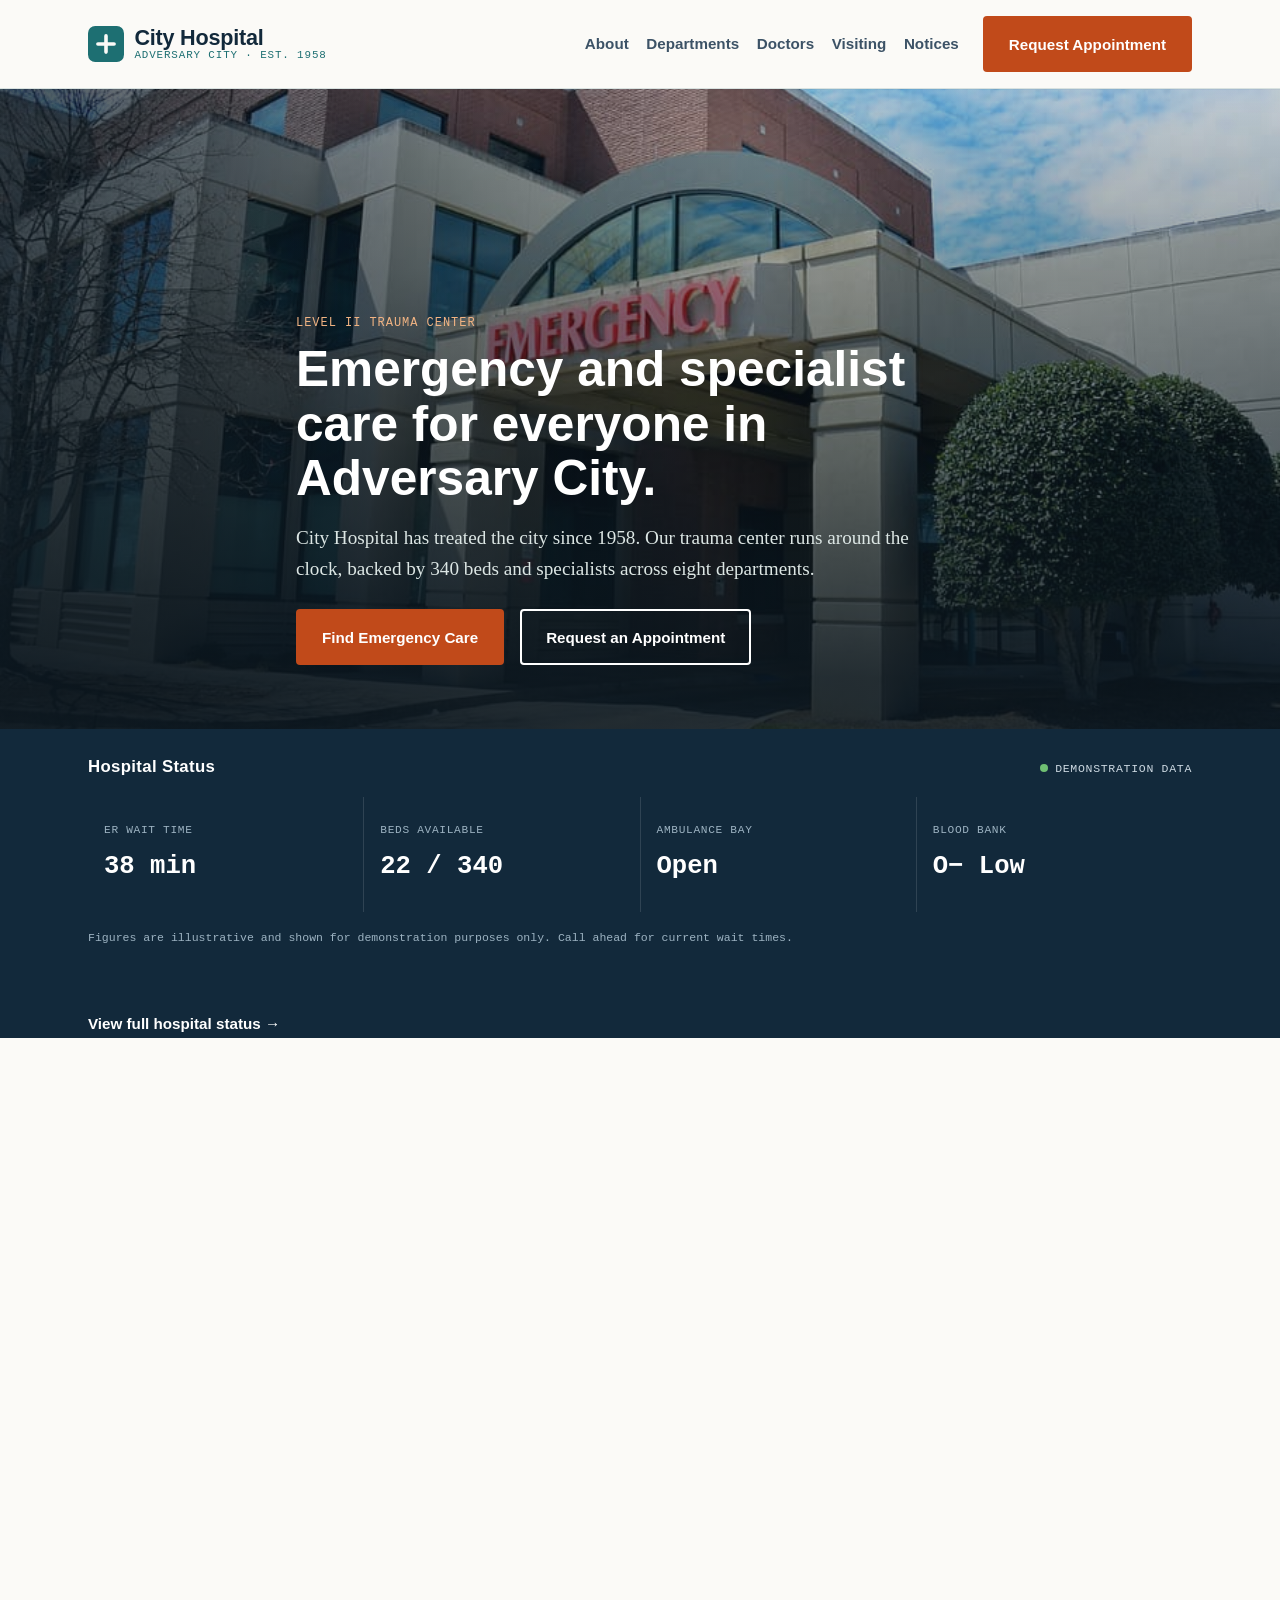
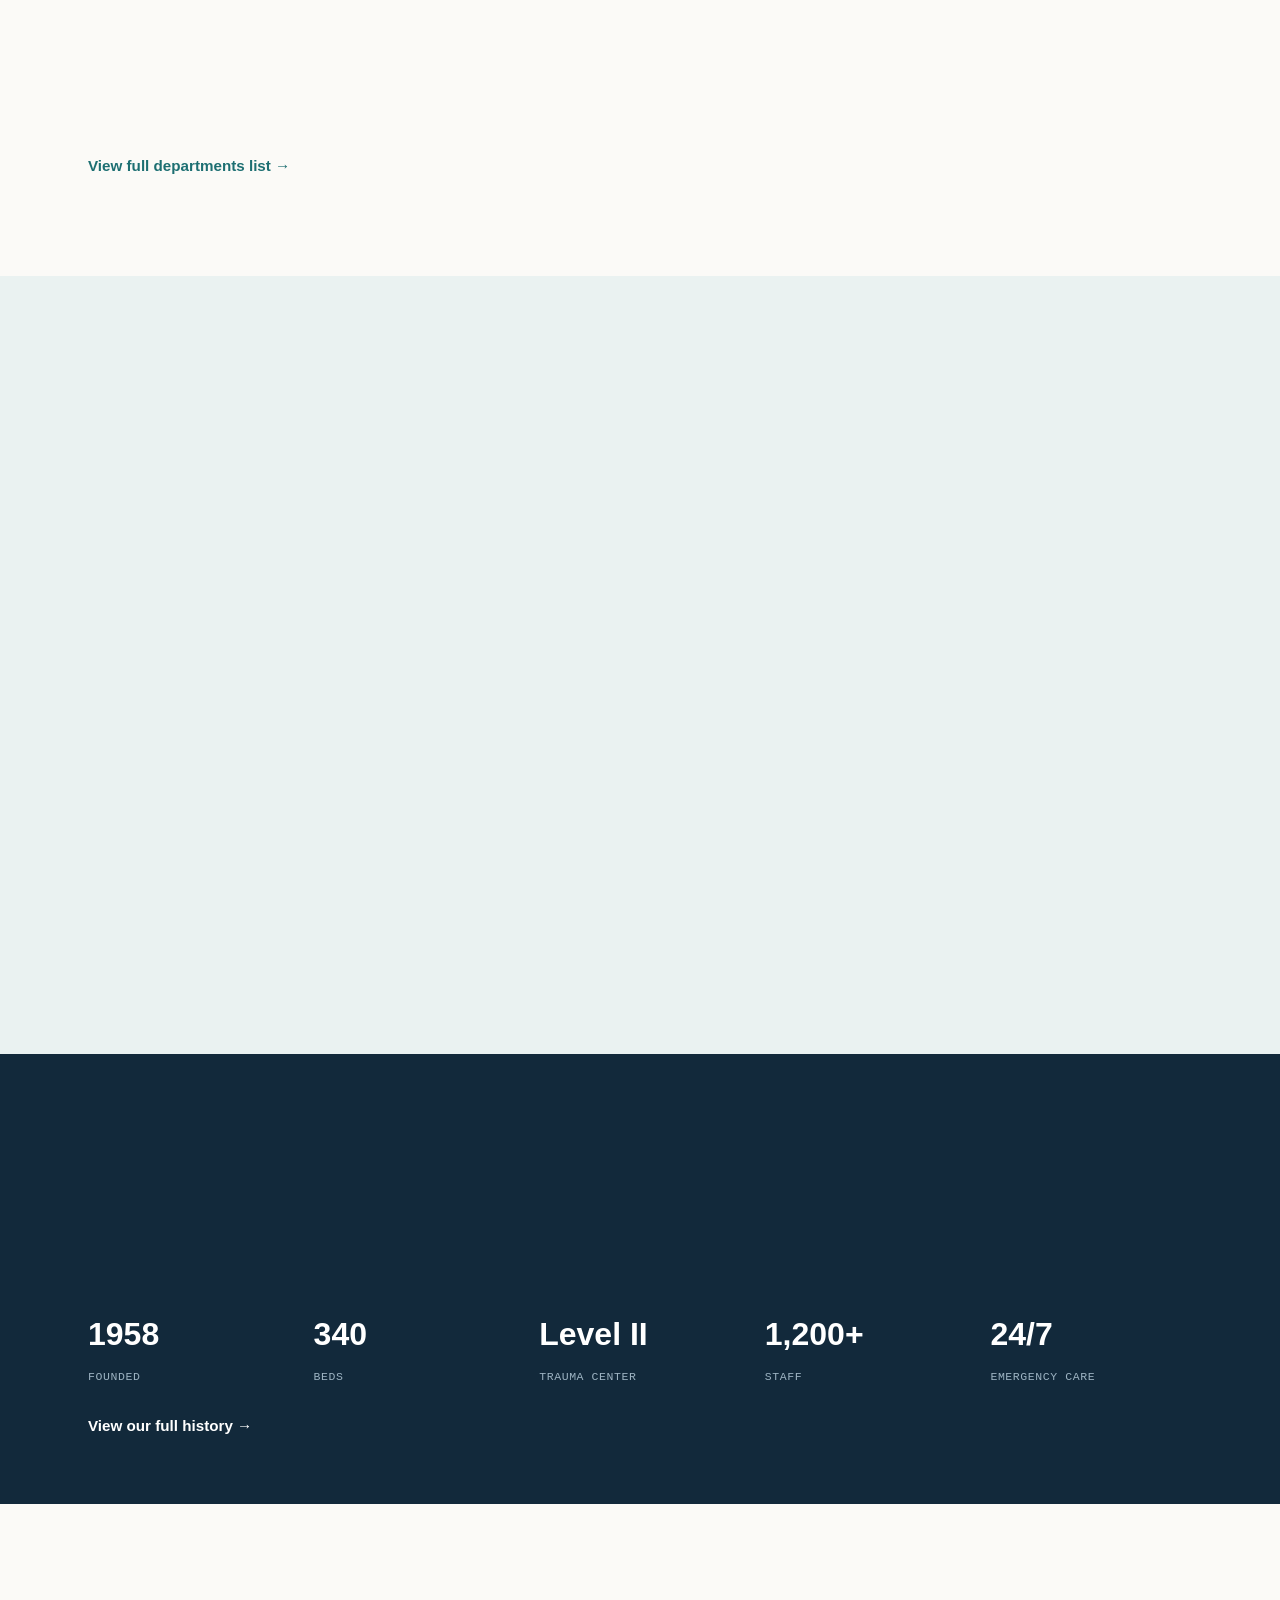
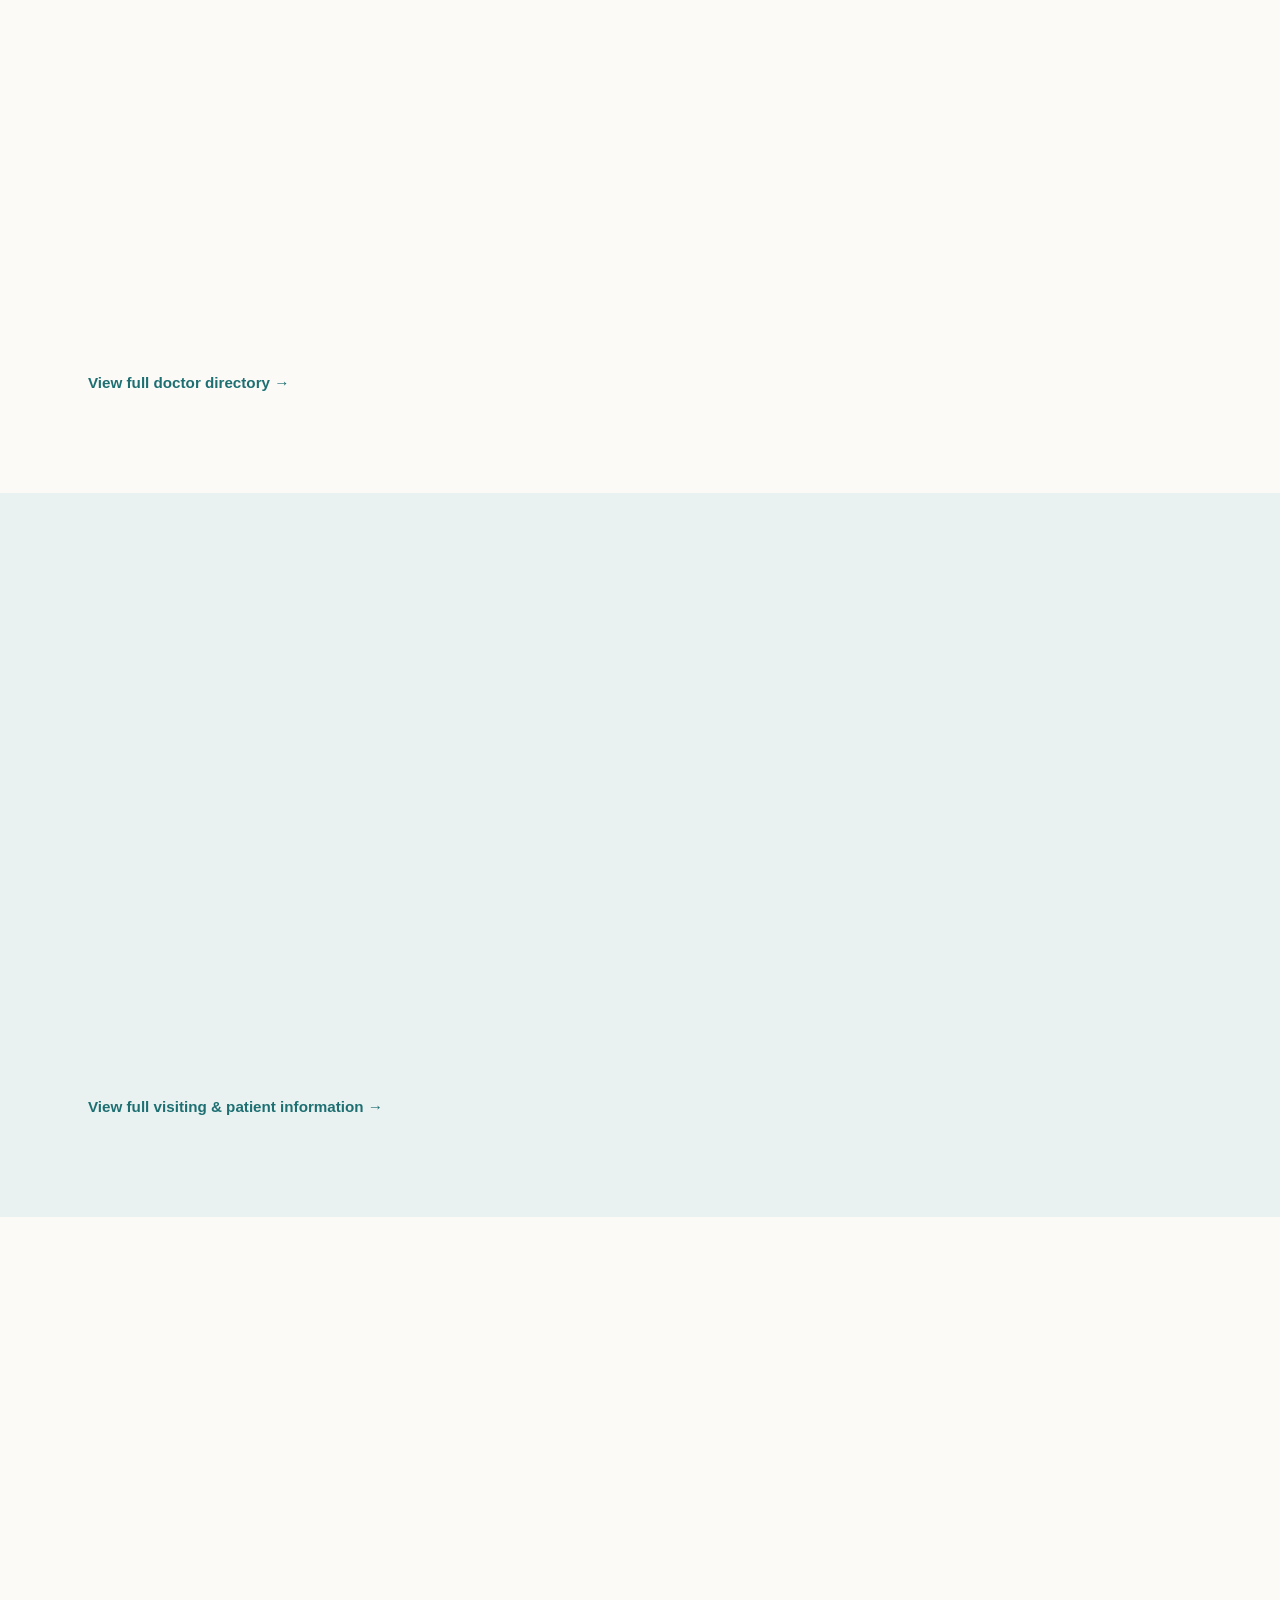
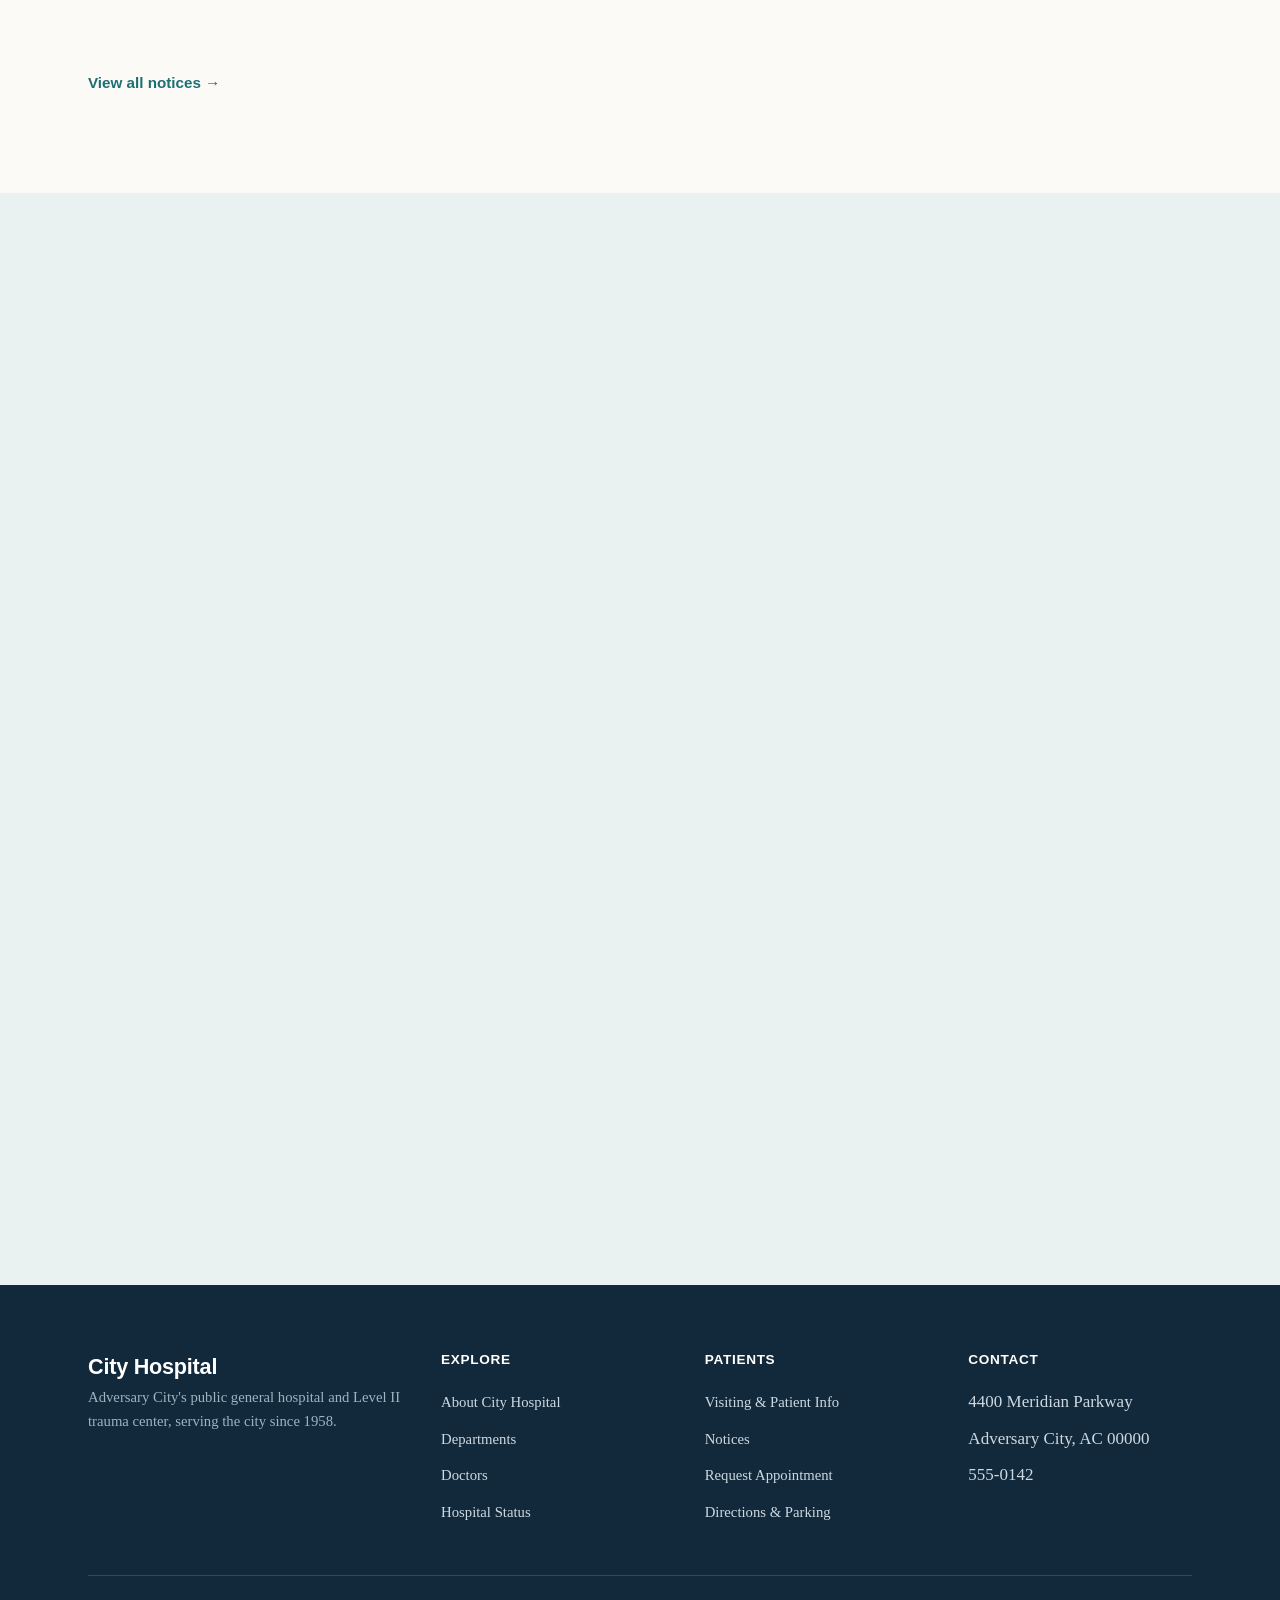
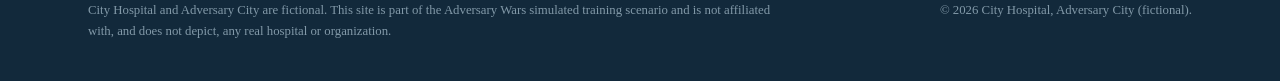
<file: index.html>
<!DOCTYPE html>
<!--
  Adversary Wars simulation project, set in the fictional city of Adversary City.
  City Hospital is a fictional facility in the fictional city of Adversary City.
  This site was built for a simulated training/CTF scenario and is not intended
  to represent, impersonate, or harm any real hospital, organization, or place.
  No real patient data, phone numbers, or addresses are used anywhere in this project.
-->
<html lang="en">
<head>
  <meta charset="UTF-8" />
  <meta name="viewport" content="width=device-width, initial-scale=1.0" />
  <title>City Hospital | Adversary City</title>
  <meta name="description" content="City Hospital is Adversary City's public general hospital and Level II trauma center, providing 24-hour emergency care, inpatient services, and specialist departments." />
  <meta name="robots" content="noindex, nofollow" />
  <meta name="disclaimer" content="City Hospital is a fictional facility in the fictional city of Adversary City.
  This site was built for a simulated training/CTF scenario and is not intended
  to represent, impersonate, or harm any real hospital, organization, or place.
  No real patient data, phone numbers, or addresses are used anywhere in this project." />
  <meta property="og:title" content="City Hospital · Adversary City" />
  <meta property="og:description" content="Adversary City's public general hospital and Level II trauma center." />
  <meta property="og:type" content="website" />
  <meta http-equiv="Content-Security-Policy" content="default-src 'self'; img-src 'self' data:; style-src 'self'; script-src 'self'; object-src 'none'; base-uri 'self'; form-action 'self'; frame-ancestors 'none';" />
  <link rel="icon" href="data:image/svg+xml,%3Csvg xmlns='http://www.w3.org/2000/svg' viewBox='0 0 24 24'%3E%3Crect width='24' height='24' rx='4' fill='%231D6F72'/%3E%3Cpath d='M12 6v12M6 12h12' stroke='%23FBFAF7' stroke-width='2.4' stroke-linecap='round'/%3E%3C/svg%3E" />
  <link rel="stylesheet" href="css/styles.css" />
</head>
<body>
  <a class="skip-link" href="#main">Skip to content</a>

  <header class="site-header">
    <div class="wrap">
      <a class="brand" href="/" aria-current="page">
        <svg class="brand-logo" viewBox="0 0 40 40" aria-hidden="true">
          <rect width="40" height="40" rx="8" fill="#1d6f72" />
          <path d="M20 11v18M11 20h18" stroke="#fbfaf7" stroke-width="4" stroke-linecap="round" />
        </svg>
        <span class="brand-text">
          <span class="brand-name">City Hospital</span>
          <span class="brand-sub">Adversary City · Est. 1958</span>
        </span>
      </a>

      <button class="nav-toggle" type="button" aria-expanded="false" aria-controls="primary-nav" id="nav-toggle">
        <svg viewBox="0 0 24 24" fill="none" stroke="currentColor" stroke-width="2" stroke-linecap="round" aria-hidden="true">
          <path d="M4 6h16M4 12h16M4 18h16" />
        </svg>
        <span class="visually-hidden">Menu</span>
      </button>

      <nav class="primary-nav" id="primary-nav" aria-label="Primary">
        <ul>
          <li><a href="about/">About</a></li>
          <li><a href="departments/">Departments</a></li>
          <li><a href="doctors/">Doctors</a></li>
          <li><a href="visiting/">Visiting</a></li>
          <li><a href="notices/">Notices</a></li>
        </ul>
        <a class="btn btn-primary" href="#appointment">Request Appointment</a>
      </nav>
    </div>
  </header>

  <main id="main">
    <section class="hero">
      <img class="hero-photo" src="assets/images/hospital-entrance.jpg" width="910" height="637" alt="City Hospital's main entrance, with an illuminated Emergency canopy over the drop-off drive." fetchpriority="high" />
      <div class="hero-scrim" aria-hidden="true"></div>
      <div class="wrap hero-inner">
        <span class="eyebrow eyebrow-on-photo">Level II Trauma Center</span>
        <h1 class="on-photo">Emergency and specialist care for everyone in Adversary City.</h1>
        <p class="lede on-photo">City Hospital has treated the city since 1958. Our trauma center runs around the clock, backed by 340 beds and specialists across eight departments.</p>
        <div class="hero-actions">
          <a class="btn btn-primary" href="#location">Find Emergency Care</a>
          <a class="btn btn-secondary btn-on-photo" href="#appointment">Request an Appointment</a>
        </div>
      </div>
    </section>

    <section class="status-board" aria-labelledby="status-heading">
      <div class="wrap">
        <div class="status-head">
          <h2 id="status-heading">Hospital Status</h2>
          <span class="status-badge"><span class="status-dot" aria-hidden="true"></span>Demonstration data</span>
        </div>
      </div>
      <div class="wrap wrap-flush">
        <div class="status-grid">
          <div class="status-cell">
            <span class="status-label">ER Wait Time</span>
            <span class="status-value">38 min</span>
          </div>
          <div class="status-cell">
            <span class="status-label">Beds Available</span>
            <span class="status-value">22 / 340</span>
          </div>
          <div class="status-cell">
            <span class="status-label">Ambulance Bay</span>
            <span class="status-value">Open</span>
          </div>
          <div class="status-cell">
            <span class="status-label">Blood Bank</span>
            <span class="status-value">O− Low</span>
          </div>
        </div>
      </div>
      <div class="wrap">
        <p class="status-caption">Figures are illustrative and shown for demonstration purposes only. Call ahead for current wait times.</p>
        <a class="view-more on-dark" href="status/">View full hospital status →</a>
      </div>
    </section>

    <section class="section" id="departments">
      <div class="wrap">
        <div class="section-head reveal">
          <span class="eyebrow">Departments</span>
          <h2>Eight departments, one hospital.</h2>
        </div>
        <div class="card-grid">
          <article class="dept-card reveal">
            <svg class="dept-icon" viewBox="0 0 24 24" fill="none" stroke="currentColor" stroke-width="1.6"><path d="M12 21s-7.5-4.7-10-9.3C.5 8.1 2.3 4.5 6 4a5 5 0 0 1 6 3 5 5 0 0 1 6-3c3.7.5 5.5 4.1 4 7.7C19.5 16.3 12 21 12 21z"/></svg>
            <h3>Emergency &amp; Trauma</h3>
            <p>Open 24 hours a day for acute injury, chest pain, stroke, and critical care.</p>
          </article>
          <article class="dept-card reveal">
            <svg class="dept-icon" viewBox="0 0 24 24" fill="none" stroke="currentColor" stroke-width="1.6"><path d="M3 12h4l2 5 4-10 2 5h6"/></svg>
            <h3>Cardiology</h3>
            <p>Diagnosis and treatment of heart conditions, including interventional procedures.</p>
          </article>
          <article class="dept-card reveal">
            <svg class="dept-icon" viewBox="0 0 24 24" fill="none" stroke="currentColor" stroke-width="1.6"><circle cx="12" cy="7" r="3.2"/><path d="M6 21c0-4 2.7-6.5 6-6.5s6 2.5 6 6.5"/></svg>
            <h3>Maternity &amp; Newborn</h3>
            <p>Labor, delivery, and newborn care, with a dedicated neonatal intensive care unit.</p>
          </article>
          <article class="dept-card reveal">
            <svg class="dept-icon" viewBox="0 0 24 24" fill="none" stroke="currentColor" stroke-width="1.6"><circle cx="12" cy="6" r="2.5"/><path d="M12 8.5v6M8.5 12H12M12 14.5l-3 6M12 14.5l3 6"/></svg>
            <h3>Pediatrics</h3>
            <p>Primary and specialist care for infants, children, and adolescents.</p>
          </article>
          <article class="dept-card reveal">
            <svg class="dept-icon" viewBox="0 0 24 24" fill="none" stroke="currentColor" stroke-width="1.6"><path d="M12 3v3M12 18v3M4 12H2M22 12h-2M6 6 4.6 4.6M17.4 4.6 19 6M6 18l-1.4 1.4M17.4 19.4 19 18"/><circle cx="12" cy="12" r="5"/></svg>
            <h3>Oncology</h3>
            <p>Cancer screening, treatment planning, and ongoing infusion services.</p>
          </article>
          <article class="dept-card reveal">
            <svg class="dept-icon" viewBox="0 0 24 24" fill="none" stroke="currentColor" stroke-width="1.6"><path d="M6 6a2 2 0 1 1 3 1.7L16 15l1.3-1.3a2 2 0 1 1 1.7 3 2 2 0 1 1-3-1.7L9 8l-1.3 1.3A2 2 0 1 1 6 6z"/></svg>
            <h3>Orthopedics &amp; Sports Medicine</h3>
            <p>Joint reconstruction, fracture care, and rehabilitation for sports injuries.</p>
          </article>
          <article class="dept-card reveal">
            <svg class="dept-icon" viewBox="0 0 24 24" fill="none" stroke="currentColor" stroke-width="1.6"><circle cx="12" cy="12" r="8"/><circle cx="12" cy="12" r="2.5"/><path d="M12 4v2M12 18v2M4 12h2M18 12h2"/></svg>
            <h3>Radiology &amp; Imaging</h3>
            <p>X-ray, CT, MRI, and ultrasound imaging read by on-site radiologists.</p>
          </article>
          <article class="dept-card reveal">
            <svg class="dept-icon" viewBox="0 0 24 24" fill="none" stroke="currentColor" stroke-width="1.6"><path d="M9 2h6M10 2v6.5L4.5 18a2 2 0 0 0 1.7 3h11.6a2 2 0 0 0 1.7-3L14 8.5V2"/></svg>
            <h3>Laboratory &amp; Pathology</h3>
            <p>Bloodwork, diagnostic testing, and pathology services for every department.</p>
          </article>
        </div>
        <a class="view-more" href="departments/">View full departments list →</a>
      </div>
    </section>

    <section class="section section-tint">
      <div class="wrap">
        <div class="section-head reveal">
          <span class="eyebrow">At City Hospital</span>
          <h2>Care you can see.</h2>
        </div>
        <div class="photo-duo">
          <figure class="photo-card reveal">
            <img src="assets/images/emergency-room-hospital-ambulance-rescue.jpg" width="910" height="607" loading="lazy" alt="Ambulances parked under the covered bay outside City Hospital's Emergency entrance." />
            <figcaption>The ambulance bay, staffed and ready around the clock.</figcaption>
          </figure>
          <figure class="photo-card reveal">
            <img src="assets/images/hospital-interior.jpg" width="1240" height="700" loading="lazy" alt="A pediatric imaging room at City Hospital, decorated with an underwater mural beside the scanner." />
            <figcaption>The pediatric wing's imaging suite, designed to feel less clinical.</figcaption>
          </figure>
        </div>
      </div>
    </section>

    <section class="stat-band">
      <div class="wrap">
        <div class="stat-band-head reveal">
          <span class="eyebrow">About City Hospital</span>
          <h2>Serving Adversary City since 1958.</h2>
          <p>A public trauma center built for the whole city, not just the neighborhoods that can reach it easily.</p>
        </div>
        <div class="stat-grid-row">
          <div class="stat-item">
            <span class="stat-num">1958</span>
            <span class="stat-label">Founded</span>
          </div>
          <div class="stat-item">
            <span class="stat-num">340</span>
            <span class="stat-label">Beds</span>
          </div>
          <div class="stat-item">
            <span class="stat-num">Level II</span>
            <span class="stat-label">Trauma Center</span>
          </div>
          <div class="stat-item">
            <span class="stat-num">1,200+</span>
            <span class="stat-label">Staff</span>
          </div>
          <div class="stat-item">
            <span class="stat-num">24/7</span>
            <span class="stat-label">Emergency Care</span>
          </div>
        </div>
        <a class="view-more on-dark" href="about/">View our full history →</a>
      </div>
    </section>

    <section class="section" id="doctors">
      <div class="wrap">
        <div class="section-head reveal">
          <span class="eyebrow">Our Doctors</span>
          <h2>Specialists leading each department.</h2>
        </div>
        <div class="doctor-grid">
          <article class="doctor-card reveal">
            <svg class="doctor-avatar" viewBox="0 0 80 80" aria-hidden="true">
              <clipPath id="davatar1"><circle cx="40" cy="40" r="40" /></clipPath>
              <circle cx="40" cy="40" r="40" fill="#1d6f72" />
              <g clip-path="url(#davatar1)" fill="#fbfaf7" fill-opacity="0.92">
                <circle cx="40" cy="30" r="12" />
                <path d="M14 68C14 52 26 42 40 42C54 42 66 52 66 68L66 80L14 80Z" />
              </g>
              <circle cx="62" cy="62" r="14" fill="#12293b" stroke="#fbfaf7" stroke-width="2" />
              <text x="62" y="66" text-anchor="middle" font-family="monospace" font-size="11" fill="#fbfaf7">MG</text>
            </svg>
            <h3>Dr. Monica Geller</h3>
            <span class="doctor-role">Chief of Emergency Medicine</span>
            <p>Eighteen years treating trauma and acute care patients at City Hospital.</p>
          </article>
          <article class="doctor-card reveal">
            <svg class="doctor-avatar" viewBox="0 0 80 80" aria-hidden="true">
              <clipPath id="davatar2"><circle cx="40" cy="40" r="40" /></clipPath>
              <circle cx="40" cy="40" r="40" fill="#c14a1a" />
              <g clip-path="url(#davatar2)" fill="#fbfaf7" fill-opacity="0.92">
                <circle cx="40" cy="30" r="12" />
                <path d="M14 68C14 52 26 42 40 42C54 42 66 52 66 68L66 80L14 80Z" />
              </g>
              <circle cx="62" cy="62" r="14" fill="#12293b" stroke="#fbfaf7" stroke-width="2" />
              <text x="62" y="66" text-anchor="middle" font-family="monospace" font-size="11" fill="#fbfaf7">SC</text>
            </svg>
            <h3>Dr. Sheldon Cooper</h3>
            <span class="doctor-role">Cardiology</span>
            <p>Specializes in interventional procedures and heart failure management.</p>
          </article>
          <article class="doctor-card reveal">
            <svg class="doctor-avatar" viewBox="0 0 80 80" aria-hidden="true">
              <clipPath id="davatar3"><circle cx="40" cy="40" r="40" /></clipPath>
              <circle cx="40" cy="40" r="40" fill="#4f7a5e" />
              <g clip-path="url(#davatar3)" fill="#fbfaf7" fill-opacity="0.92">
                <circle cx="40" cy="30" r="12" />
                <path d="M14 68C14 52 26 42 40 42C54 42 66 52 66 68L66 80L14 80Z" />
              </g>
              <circle cx="62" cy="62" r="14" fill="#12293b" stroke="#fbfaf7" stroke-width="2" />
              <text x="62" y="66" text-anchor="middle" font-family="monospace" font-size="11" fill="#fbfaf7">AF</text>
            </svg>
            <h3>Dr. Amy Fowler</h3>
            <span class="doctor-role">Pediatrics</span>
            <p>Leads the hospital's neonatal intensive care unit.</p>
          </article>
          <article class="doctor-card reveal">
            <svg class="doctor-avatar" viewBox="0 0 80 80" aria-hidden="true">
              <clipPath id="davatar4"><circle cx="40" cy="40" r="40" /></clipPath>
              <circle cx="40" cy="40" r="40" fill="#12293b" />
              <g clip-path="url(#davatar4)" fill="#eaf2f1" fill-opacity="0.92">
                <circle cx="40" cy="30" r="12" />
                <path d="M14 68C14 52 26 42 40 42C54 42 66 52 66 68L66 80L14 80Z" />
              </g>
              <circle cx="62" cy="62" r="14" fill="#c14a1a" stroke="#fbfaf7" stroke-width="2" />
              <text x="62" y="66" text-anchor="middle" font-family="monospace" font-size="11" fill="#fbfaf7">HW</text>
            </svg>
            <h3>Dr. Howard Wolowitz</h3>
            <span class="doctor-role">Orthopedics &amp; Sports Medicine</span>
            <p>Focuses on joint reconstruction and sports injury recovery.</p>
          </article>
        </div>
        <a class="view-more" href="doctors/">View full doctor directory →</a>
      </div>
    </section>

    <section class="section section-tint" id="visiting">
      <div class="wrap">
        <div class="two-col">
          <div class="reveal">
            <span class="eyebrow">Visiting Hours</span>
            <h2>When you can visit.</h2>
            <table class="hours-table">
              <tr><th scope="row">General Wards</th><td>11:00 AM – 8:00 PM</td></tr>
              <tr><th scope="row">Maternity Ward</th><td>10:00 AM – 6:00 PM · partners may stay overnight</td></tr>
              <tr><th scope="row">Intensive Care Unit</th><td>1:00–3:00 PM and 6:00–8:00 PM · two visitors at a time</td></tr>
              <tr><th scope="row">Emergency Department</th><td>Open 24 hours · access depends on treatment area</td></tr>
              <tr><th scope="row">Pediatrics</th><td>10:00 AM – 8:00 PM · one guardian may stay overnight</td></tr>
            </table>
          </div>
          <div class="reveal">
            <span class="eyebrow">Patient Information</span>
            <h2>Getting ready for your visit.</h2>
            <ul class="info-list">
              <li>
                <h3>Insurance &amp; Billing</h3>
                <p>Bring your insurance card and a photo ID to registration. Billing staff are available on the ground floor.</p>
              </li>
              <li>
                <h3>Patient Portal</h3>
                <p>MyCityHospital lets patients view test results and message their care team online.</p>
              </li>
              <li>
                <h3>Parking &amp; Directions</h3>
                <p>Visitor parking is on Meridian Parkway. Follow signs from the main entrance to the parking structure.</p>
              </li>
              <li>
                <h3>Interpreter Services</h3>
                <p>Interpreters are available on request at registration for any department.</p>
              </li>
            </ul>
          </div>
        </div>
        <a class="view-more" href="visiting/">View full visiting &amp; patient information →</a>
      </div>
    </section>

    <section class="section">
      <div class="wrap">
        <div class="section-head reveal">
          <span class="eyebrow">Notices</span>
          <h2>Current advisories.</h2>
        </div>
        <ul class="notice-list reveal">
          <li class="notice-item">
            <svg viewBox="0 0 24 24" fill="none" stroke="currentColor" stroke-width="1.6" aria-hidden="true"><path d="M12 8v5M12 16.5h.01"/><circle cx="12" cy="12" r="9"/></svg>
            <p>Flu vaccination clinic open in the East Wing lobby through October.</p>
          </li>
          <li class="notice-item">
            <svg viewBox="0 0 24 24" fill="none" stroke="currentColor" stroke-width="1.6" aria-hidden="true"><path d="M12 8v5M12 16.5h.01"/><circle cx="12" cy="12" r="9"/></svg>
            <p>Blood donation drive at the Meridian Parkway entrance, first Saturday of every month.</p>
          </li>
          <li class="notice-item">
            <svg viewBox="0 0 24 24" fill="none" stroke="currentColor" stroke-width="1.6" aria-hidden="true"><path d="M12 8v5M12 16.5h.01"/><circle cx="12" cy="12" r="9"/></svg>
            <p>Visitor screening is in place at all entrances during peak respiratory season.</p>
          </li>
        </ul>
        <a class="view-more" href="notices/">View all notices →</a>
      </div>
    </section>

    <section class="section section-tint" id="location">
      <div class="wrap">
        <div class="section-head reveal">
          <span class="eyebrow">Visit City Hospital</span>
          <h2>Location, contact, and appointments.</h2>
          <p>Find us on Meridian Parkway, or start a visit request below.</p>
        </div>

        <ol class="steps reveal">
          <li>
            <span class="step-num">01</span>
            Tell us what you need. Choose a department and the reason for your visit.
          </li>
          <li>
            <span class="step-num">02</span>
            We check availability. Our scheduling team matches you with the right specialist.
          </li>
          <li>
            <span class="step-num">03</span>
            We confirm your visit. You receive a confirmed date, time, and location.
          </li>
        </ol>

        <div class="two-col location-grid">
          <div class="location-block reveal panel-card">
            <h3>Location &amp; Contact</h3>
            <ul class="contact-list">
              <li>
                <svg viewBox="0 0 24 24" fill="none" stroke="currentColor" stroke-width="1.6" aria-hidden="true"><path d="M12 21s-6-5.2-6-10a6 6 0 1 1 12 0c0 4.8-6 10-6 10z" /><circle cx="12" cy="11" r="2.2" /></svg>
                <address>
                  City Hospital<br />
                  4400 Meridian Parkway<br />
                  Adversary City, AC 00000
                </address>
              </li>
              <li>
                <svg viewBox="0 0 24 24" fill="none" stroke="currentColor" stroke-width="1.6" aria-hidden="true"><path d="M4 5c0 8.3 6.7 15 15 15l1-4-5-2-2 2c-2-1-4-3-5-5l2-2-2-5-4 1z" /></svg>
                <p class="contact-numbers">
                  Main line: 555-0142<br />
                  Appointments: 555-0199<br />
                  Emergency admitting: 555-0173
                </p>
              </li>
            </ul>
            <div class="emergency-callout">
              <strong>Medical emergency?</strong> Call your local emergency number or go directly to the Emergency entrance on Meridian Parkway. Do not use the form on this page.
            </div>
          </div>

          <div class="reveal panel-card" id="appointment">
            <h3>Request an Appointment</h3>
            <form id="appointment-form" novalidate>
              <p class="form-note">Demonstration form. Nothing is sent or stored when you submit.</p>

              <div class="field">
                <label for="patient-name">Full name</label>
                <input type="text" id="patient-name" name="patient-name" autocomplete="name" required />
              </div>

              <div class="field-row">
                <div class="field">
                  <label for="department">Department</label>
                  <select id="department" name="department" required>
                    <option value="">Select a department</option>
                    <option>Cardiology</option>
                    <option>Maternity &amp; Newborn</option>
                    <option>Pediatrics</option>
                    <option>Oncology</option>
                    <option>Orthopedics &amp; Sports Medicine</option>
                    <option>Radiology &amp; Imaging</option>
                    <option>General Checkup</option>
                  </select>
                </div>
                <div class="field">
                  <label for="preferred-date">Preferred date</label>
                  <input type="date" id="preferred-date" name="preferred-date" required />
                </div>
              </div>

              <div class="field">
                <label for="contact-number">Contact number</label>
                <input type="tel" id="contact-number" name="contact-number" autocomplete="tel" placeholder="555-0100" required />
              </div>

              <div class="field">
                <label for="notes">Notes (optional)</label>
                <textarea id="notes" name="notes" rows="3"></textarea>
              </div>

              <button class="btn btn-primary" type="submit">Submit Request</button>

              <div class="confirm-panel" id="confirm-panel" role="status" aria-live="polite"></div>
            </form>
          </div>
        </div>
      </div>
    </section>
  </main>

  <footer class="site-footer">
    <div class="wrap">
      <div class="footer-grid">
        <div class="footer-brand">
          <span class="brand-name brand-name-invert">City Hospital</span>
          <p>Adversary City's public general hospital and Level II trauma center, serving the city since 1958.</p>
        </div>
        <div>
          <h3>Explore</h3>
          <ul>
            <li><a href="about/">About City Hospital</a></li>
            <li><a href="departments/">Departments</a></li>
            <li><a href="doctors/">Doctors</a></li>
            <li><a href="status/">Hospital Status</a></li>
          </ul>
        </div>
        <div>
          <h3>Patients</h3>
          <ul>
            <li><a href="visiting/">Visiting &amp; Patient Info</a></li>
            <li><a href="notices/">Notices</a></li>
            <li><a href="#appointment">Request Appointment</a></li>
            <li><a href="#location">Directions &amp; Parking</a></li>
          </ul>
        </div>
        <div>
          <h3>Contact</h3>
          <ul>
            <li>4400 Meridian Parkway</li>
            <li>Adversary City, AC 00000</li>
            <li>555-0142</li>
          </ul>
        </div>
      </div>
      <div class="footer-bottom">
        <p class="disclaimer">City Hospital and Adversary City are fictional. This site is part of the Adversary Wars simulated training scenario and is not affiliated with, and does not depict, any real hospital or organization.</p>
        <p>&copy; <span id="year"></span> City Hospital, Adversary City (fictional).</p>
      </div>
    </div>
  </footer>

  <script src="js/main.js" defer></script>
</body>
</html>
</file>
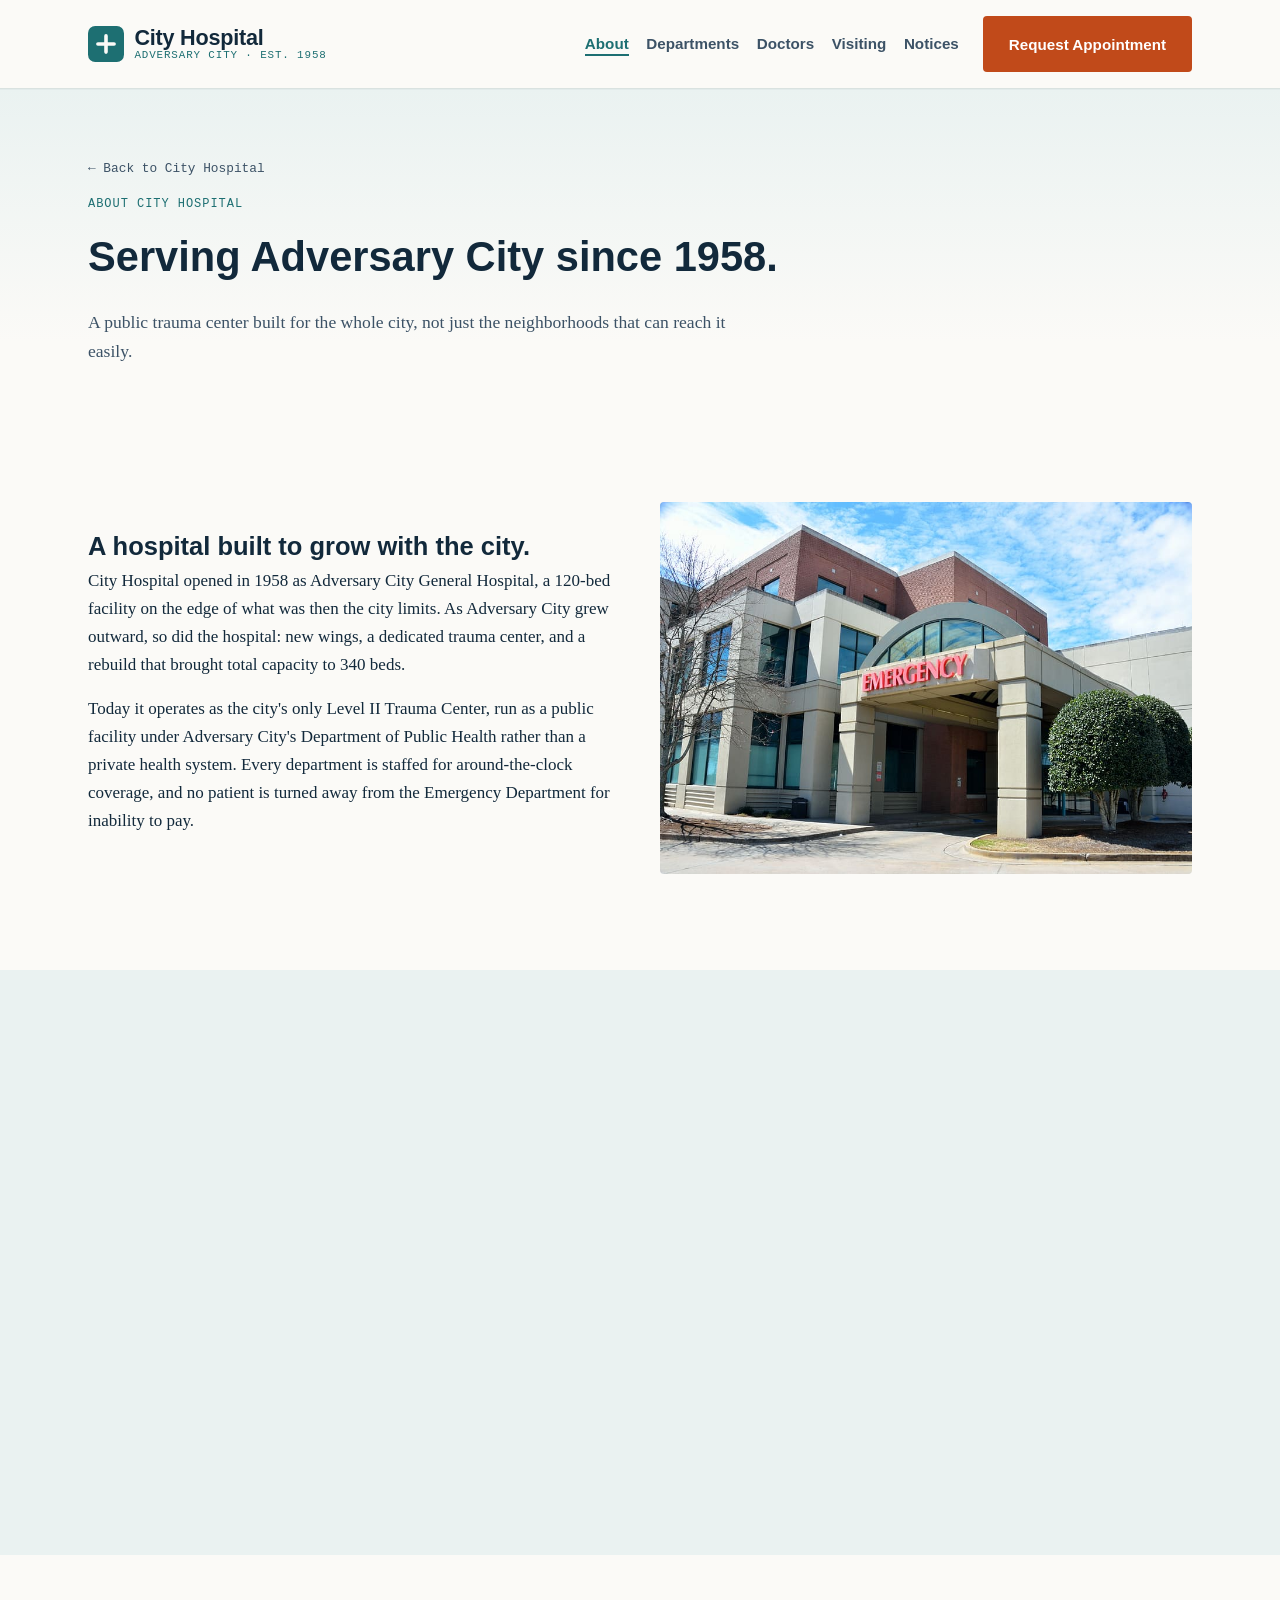
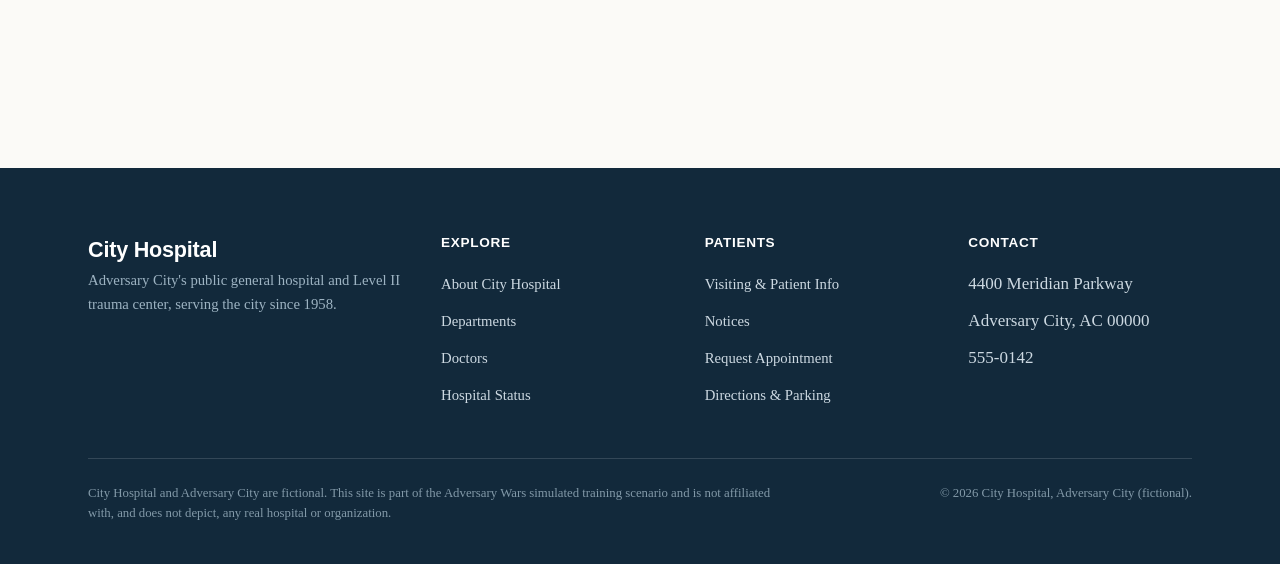
<file: about/index.html>
<!DOCTYPE html>
<!--
  Adversary Wars simulation project, set in the fictional city of Adversary City.
  City Hospital is a fictional facility in the fictional city of Adversary City.
  This site was built for a simulated training/CTF scenario and is not intended
  to represent, impersonate, or harm any real hospital, organization, or place.
-->
<html lang="en">
<head>
  <meta charset="UTF-8" />
  <meta name="viewport" content="width=device-width, initial-scale=1.0" />
  <title>About · City Hospital</title>
  <meta name="description" content="The history, accreditation, and leadership of City Hospital, Adversary City's public general hospital since 1958." />
  <meta name="robots" content="noindex, nofollow" />
  <meta name="disclaimer" content="City Hospital and Adversary City are fictional, built for the Adversary Wars simulated training scenario. Not affiliated with, and does not depict, any real hospital or organization." />
  <meta http-equiv="Content-Security-Policy" content="default-src 'self'; img-src 'self' data:; style-src 'self'; script-src 'self'; object-src 'none'; base-uri 'self'; form-action 'self'; frame-ancestors 'none';" />
  <link rel="icon" href="data:image/svg+xml,%3Csvg xmlns='http://www.w3.org/2000/svg' viewBox='0 0 24 24'%3E%3Crect width='24' height='24' rx='4' fill='%231D6F72'/%3E%3Cpath d='M12 6v12M6 12h12' stroke='%23FBFAF7' stroke-width='2.4' stroke-linecap='round'/%3E%3C/svg%3E" />
  <link rel="stylesheet" href="../css/styles.css" />
</head>
<body>
  <a class="skip-link" href="#main">Skip to content</a>

  <header class="site-header">
    <div class="wrap">
      <a class="brand" href="/">
        <svg class="brand-logo" viewBox="0 0 40 40" aria-hidden="true">
          <rect width="40" height="40" rx="8" fill="#1d6f72" />
          <path d="M20 11v18M11 20h18" stroke="#fbfaf7" stroke-width="4" stroke-linecap="round" />
        </svg>
        <span class="brand-text">
          <span class="brand-name">City Hospital</span>
          <span class="brand-sub">Adversary City · Est. 1958</span>
        </span>
      </a>

      <button class="nav-toggle" type="button" aria-expanded="false" aria-controls="primary-nav" id="nav-toggle">
        <svg viewBox="0 0 24 24" fill="none" stroke="currentColor" stroke-width="2" stroke-linecap="round" aria-hidden="true">
          <path d="M4 6h16M4 12h16M4 18h16" />
        </svg>
        <span class="visually-hidden">Menu</span>
      </button>

      <nav class="primary-nav" id="primary-nav" aria-label="Primary">
        <ul>
          <li><a href="../about/" aria-current="page">About</a></li>
          <li><a href="../departments/">Departments</a></li>
          <li><a href="../doctors/">Doctors</a></li>
          <li><a href="../visiting/">Visiting</a></li>
          <li><a href="../notices/">Notices</a></li>
        </ul>
        <a class="btn btn-primary" href="/#appointment">Request Appointment</a>
      </nav>
    </div>
  </header>

  <main id="main">
    <section class="page-intro">
      <div class="wrap">
        <a class="back-link" href="/">&larr; Back to City Hospital</a>
        <span class="eyebrow">About City Hospital</span>
        <h1>Serving Adversary City since 1958.</h1>
        <p class="lede">A public trauma center built for the whole city, not just the neighborhoods that can reach it easily.</p>
      </div>
    </section>

    <section class="section">
      <div class="wrap">
        <div class="about-intro-grid">
          <div class="reveal">
            <h2>A hospital built to grow with the city.</h2>
            <p>City Hospital opened in 1958 as Adversary City General Hospital, a 120-bed facility on the edge of what was then the city limits. As Adversary City grew outward, so did the hospital: new wings, a dedicated trauma center, and a rebuild that brought total capacity to 340 beds.</p>
            <p>Today it operates as the city's only Level II Trauma Center, run as a public facility under Adversary City's Department of Public Health rather than a private health system. Every department is staffed for around-the-clock coverage, and no patient is turned away from the Emergency Department for inability to pay.</p>
          </div>
          <div class="reveal">
            <img src="../assets/images/hospital-entrance.jpg" width="910" height="637" loading="lazy" alt="City Hospital's main entrance, with an illuminated Emergency canopy over the drop-off drive." />
          </div>
        </div>
      </div>
    </section>

    <section class="section section-tint">
      <div class="wrap">
        <div class="section-head reveal">
          <span class="eyebrow">By the Numbers</span>
          <h2>City Hospital today.</h2>
        </div>
        <div class="fact-grid reveal">
          <div class="fact-card">
            <span class="fact-num">1958</span>
            <span class="fact-label">Founded</span>
          </div>
          <div class="fact-card">
            <span class="fact-num">340</span>
            <span class="fact-label">Beds</span>
          </div>
          <div class="fact-card">
            <span class="fact-num">Level II</span>
            <span class="fact-label">Trauma Center</span>
          </div>
          <div class="fact-card">
            <span class="fact-num">1,200+</span>
            <span class="fact-label">Staff</span>
          </div>
          <div class="fact-card">
            <span class="fact-num">68</span>
            <span class="fact-label">Years Serving Adversary City</span>
          </div>
          <div class="fact-card">
            <span class="fact-num">40,000+</span>
            <span class="fact-label">Patients Treated Annually</span>
          </div>
        </div>
      </div>
    </section>

    <section class="section">
      <div class="wrap">
        <div class="section-head reveal">
          <span class="eyebrow">History</span>
          <h2>Milestones since 1958.</h2>
        </div>
        <ol class="timeline reveal">
          <li>
            <span class="timeline-year">1958</span>
            <h3>Adversary City General Hospital opens</h3>
            <p>The hospital opens with 120 beds on what was then the eastern edge of Adversary City.</p>
          </li>
          <li>
            <span class="timeline-year">1974</span>
            <h3>East Wing and maternity ward added</h3>
            <p>The East Wing opens, home to the city's first dedicated maternity ward.</p>
          </li>
          <li>
            <span class="timeline-year">1991</span>
            <h3>Designated a Level II Trauma Center</h3>
            <p>The Adversary Regional Health Board designates City Hospital the city's Level II Trauma Center.</p>
          </li>
          <li>
            <span class="timeline-year">2011</span>
            <h3>Rebuild brings capacity to 340 beds</h3>
            <p>A multi-year rebuild adds the current Radiology &amp; Imaging suite and brings total capacity to 340 beds.</p>
          </li>
          <li>
            <span class="timeline-year">2023</span>
            <h3>Neonatal intensive care unit opens</h3>
            <p>The hospital opens a dedicated neonatal intensive care unit within Maternity &amp; Newborn.</p>
          </li>
        </ol>
      </div>
    </section>

    <section class="section section-tint">
      <div class="wrap">
        <div class="section-head reveal">
          <span class="eyebrow">Accreditation</span>
          <h2>Recognized by the region.</h2>
        </div>
        <div class="badge-row reveal">
          <span class="badge">Level II Trauma Center</span>
          <span class="badge">Adversary Regional Health Board Accredited</span>
          <span class="badge">Commended Maternity Care, Adversary City Health Review</span>
          <span class="badge">Top Employer, Adversary City Workforce Board</span>
        </div>
      </div>
    </section>

    <section class="section">
      <div class="wrap">
        <div class="section-head reveal">
          <span class="eyebrow">Leadership</span>
          <h2>Who runs City Hospital.</h2>
        </div>
        <ul class="masthead-list reveal">
          <li class="masthead-item">
            <div>
              <span class="masthead-name">Chandler Bing</span>
              <span class="masthead-role">Hospital Administrator</span>
            </div>
            <p>Oversees daily operations across all eight departments and reports to the Adversary City Department of Public Health.</p>
          </li>
          <li class="masthead-item">
            <div>
              <span class="masthead-name">Phoebe Buffay</span>
              <span class="masthead-role">Chief Nursing Officer</span>
            </div>
            <p>Leads the hospital's nursing staff and sets standards for patient care across every ward.</p>
          </li>
          <li class="masthead-item">
            <div>
              <span class="masthead-name">Joey Tribbiani</span>
              <span class="masthead-role">Director of Patient Experience</span>
            </div>
            <p>Manages patient services from registration to discharge, and runs the interpreter services program.</p>
          </li>
        </ul>
      </div>
    </section>
  </main>

  <footer class="site-footer">
    <div class="wrap">
      <div class="footer-grid">
        <div class="footer-brand">
          <span class="brand-name brand-name-invert">City Hospital</span>
          <p>Adversary City's public general hospital and Level II trauma center, serving the city since 1958.</p>
        </div>
        <div>
          <h3>Explore</h3>
          <ul>
            <li><a href="../about/">About City Hospital</a></li>
            <li><a href="../departments/">Departments</a></li>
            <li><a href="../doctors/">Doctors</a></li>
            <li><a href="../status/">Hospital Status</a></li>
          </ul>
        </div>
        <div>
          <h3>Patients</h3>
          <ul>
            <li><a href="../visiting/">Visiting &amp; Patient Info</a></li>
            <li><a href="../notices/">Notices</a></li>
            <li><a href="/#appointment">Request Appointment</a></li>
            <li><a href="/#location">Directions &amp; Parking</a></li>
          </ul>
        </div>
        <div>
          <h3>Contact</h3>
          <ul>
            <li>4400 Meridian Parkway</li>
            <li>Adversary City, AC 00000</li>
            <li>555-0142</li>
          </ul>
        </div>
      </div>
      <div class="footer-bottom">
        <p class="disclaimer">City Hospital and Adversary City are fictional. This site is part of the Adversary Wars simulated training scenario and is not affiliated with, and does not depict, any real hospital or organization.</p>
        <p>&copy; <span id="year"></span> City Hospital, Adversary City (fictional).</p>
      </div>
    </div>
  </footer>

  <script src="../js/main.js" defer></script>
</body>
</html>
</file>
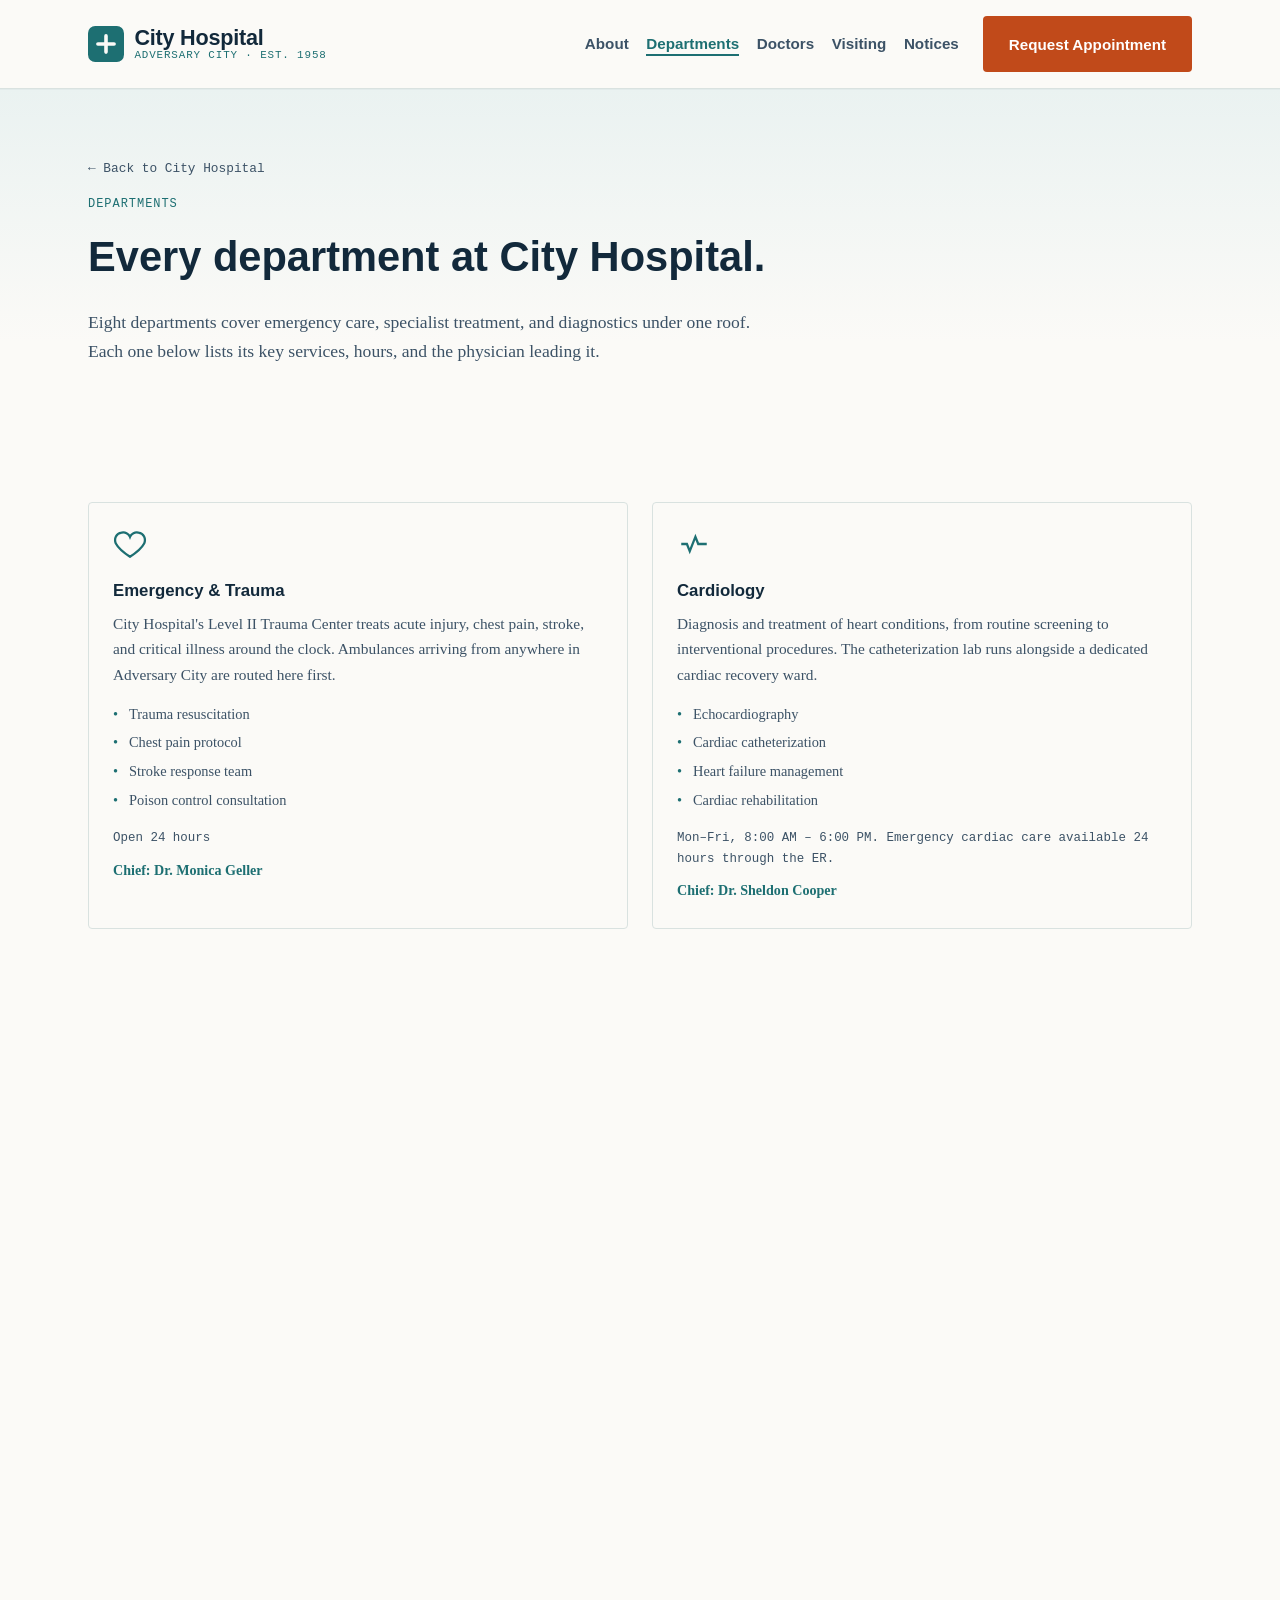
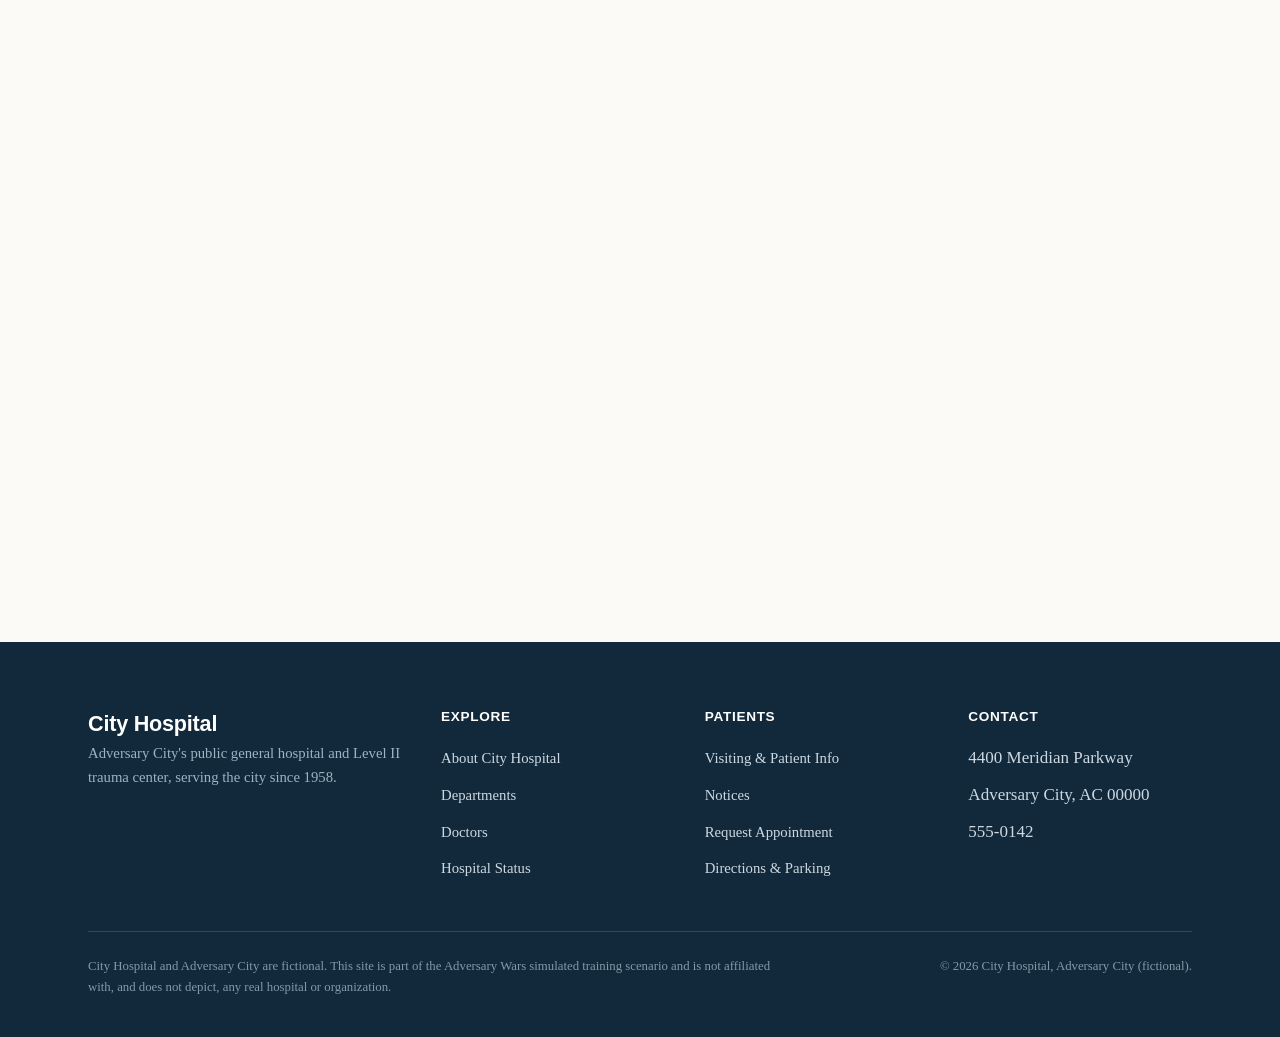
<file: departments/index.html>
<!DOCTYPE html>
<!--
  Adversary Wars simulation project, set in the fictional city of Adversary City.
  City Hospital is a fictional facility in the fictional city of Adversary City.
  This site was built for a simulated training/CTF scenario and is not intended
  to represent, impersonate, or harm any real hospital, organization, or place.
-->
<html lang="en">
<head>
  <meta charset="UTF-8" />
  <meta name="viewport" content="width=device-width, initial-scale=1.0" />
  <title>Departments · City Hospital</title>
  <meta name="description" content="All eight departments at City Hospital, with services, hours, and the physician leading each one." />
  <meta name="robots" content="noindex, nofollow" />
  <meta name="disclaimer" content="City Hospital and Adversary City are fictional, built for the Adversary Wars simulated training scenario. Not affiliated with, and does not depict, any real hospital or organization." />
  <meta http-equiv="Content-Security-Policy" content="default-src 'self'; img-src 'self' data:; style-src 'self'; script-src 'self'; object-src 'none'; base-uri 'self'; form-action 'self'; frame-ancestors 'none';" />
  <link rel="icon" href="data:image/svg+xml,%3Csvg xmlns='http://www.w3.org/2000/svg' viewBox='0 0 24 24'%3E%3Crect width='24' height='24' rx='4' fill='%231D6F72'/%3E%3Cpath d='M12 6v12M6 12h12' stroke='%23FBFAF7' stroke-width='2.4' stroke-linecap='round'/%3E%3C/svg%3E" />
  <link rel="stylesheet" href="../css/styles.css" />
</head>
<body>
  <a class="skip-link" href="#main">Skip to content</a>

  <header class="site-header">
    <div class="wrap">
      <a class="brand" href="/">
        <svg class="brand-logo" viewBox="0 0 40 40" aria-hidden="true">
          <rect width="40" height="40" rx="8" fill="#1d6f72" />
          <path d="M20 11v18M11 20h18" stroke="#fbfaf7" stroke-width="4" stroke-linecap="round" />
        </svg>
        <span class="brand-text">
          <span class="brand-name">City Hospital</span>
          <span class="brand-sub">Adversary City · Est. 1958</span>
        </span>
      </a>

      <button class="nav-toggle" type="button" aria-expanded="false" aria-controls="primary-nav" id="nav-toggle">
        <svg viewBox="0 0 24 24" fill="none" stroke="currentColor" stroke-width="2" stroke-linecap="round" aria-hidden="true">
          <path d="M4 6h16M4 12h16M4 18h16" />
        </svg>
        <span class="visually-hidden">Menu</span>
      </button>

      <nav class="primary-nav" id="primary-nav" aria-label="Primary">
        <ul>
          <li><a href="../about/">About</a></li>
          <li><a href="../departments/" aria-current="page">Departments</a></li>
          <li><a href="../doctors/">Doctors</a></li>
          <li><a href="../visiting/">Visiting</a></li>
          <li><a href="../notices/">Notices</a></li>
        </ul>
        <a class="btn btn-primary" href="/#appointment">Request Appointment</a>
      </nav>
    </div>
  </header>

  <main id="main">
    <section class="page-intro">
      <div class="wrap">
        <a class="back-link" href="/">&larr; Back to City Hospital</a>
        <span class="eyebrow">Departments</span>
        <h1>Every department at City Hospital.</h1>
        <p class="lede">Eight departments cover emergency care, specialist treatment, and diagnostics under one roof. Each one below lists its key services, hours, and the physician leading it.</p>
      </div>
    </section>

    <section class="section">
      <div class="wrap">
        <div class="detail-grid">
          <article class="dept-card dept-detail reveal" id="emergency-trauma">
            <svg class="dept-icon" viewBox="0 0 24 24" fill="none" stroke="currentColor" stroke-width="1.6"><path d="M12 21s-7.5-4.7-10-9.3C.5 8.1 2.3 4.5 6 4a5 5 0 0 1 6 3 5 5 0 0 1 6-3c3.7.5 5.5 4.1 4 7.7C19.5 16.3 12 21 12 21z"/></svg>
            <h3>Emergency &amp; Trauma</h3>
            <p>City Hospital's Level II Trauma Center treats acute injury, chest pain, stroke, and critical illness around the clock. Ambulances arriving from anywhere in Adversary City are routed here first.</p>
            <ul>
              <li>Trauma resuscitation</li>
              <li>Chest pain protocol</li>
              <li>Stroke response team</li>
              <li>Poison control consultation</li>
            </ul>
            <span class="dept-meta">Open 24 hours</span>
            <a class="chief-link" href="../doctors/#monica-geller">Chief: Dr. Monica Geller</a>
          </article>

          <article class="dept-card dept-detail reveal" id="cardiology">
            <svg class="dept-icon" viewBox="0 0 24 24" fill="none" stroke="currentColor" stroke-width="1.6"><path d="M3 12h4l2 5 4-10 2 5h6"/></svg>
            <h3>Cardiology</h3>
            <p>Diagnosis and treatment of heart conditions, from routine screening to interventional procedures. The catheterization lab runs alongside a dedicated cardiac recovery ward.</p>
            <ul>
              <li>Echocardiography</li>
              <li>Cardiac catheterization</li>
              <li>Heart failure management</li>
              <li>Cardiac rehabilitation</li>
            </ul>
            <span class="dept-meta">Mon&ndash;Fri, 8:00 AM &ndash; 6:00 PM. Emergency cardiac care available 24 hours through the ER.</span>
            <a class="chief-link" href="../doctors/#sheldon-cooper">Chief: Dr. Sheldon Cooper</a>
          </article>

          <article class="dept-card dept-detail reveal" id="maternity-newborn">
            <svg class="dept-icon" viewBox="0 0 24 24" fill="none" stroke="currentColor" stroke-width="1.6"><circle cx="12" cy="7" r="3.2"/><path d="M6 21c0-4 2.7-6.5 6-6.5s6 2.5 6 6.5"/></svg>
            <h3>Maternity &amp; Newborn</h3>
            <p>Labor, delivery, and newborn care in a wing built around families, with a neonatal intensive care unit for babies who need extra support.</p>
            <ul>
              <li>Labor &amp; delivery suites</li>
              <li>Neonatal intensive care</li>
              <li>Lactation consulting</li>
              <li>Prenatal classes</li>
            </ul>
            <span class="dept-meta">Open 24 hours for deliveries. Tours by appointment, Mon&ndash;Sat.</span>
            <a class="chief-link" href="../doctors/#rachel-green">Chief: Dr. Rachel Green</a>
          </article>

          <article class="dept-card dept-detail reveal" id="pediatrics">
            <svg class="dept-icon" viewBox="0 0 24 24" fill="none" stroke="currentColor" stroke-width="1.6"><circle cx="12" cy="6" r="2.5"/><path d="M12 8.5v6M8.5 12H12M12 14.5l-3 6M12 14.5l3 6"/></svg>
            <h3>Pediatrics</h3>
            <p>Primary and specialist care for infants, children, and adolescents, with exam rooms and imaging designed to feel less clinical for younger patients.</p>
            <ul>
              <li>Well-child visits</li>
              <li>Pediatric imaging</li>
              <li>Vaccination clinic</li>
              <li>Adolescent medicine</li>
            </ul>
            <span class="dept-meta">Mon&ndash;Sat, 8:00 AM &ndash; 8:00 PM</span>
            <a class="chief-link" href="../doctors/#amy-fowler">Chief: Dr. Amy Fowler</a>
          </article>

          <article class="dept-card dept-detail reveal" id="oncology">
            <svg class="dept-icon" viewBox="0 0 24 24" fill="none" stroke="currentColor" stroke-width="1.6"><path d="M12 3v3M12 18v3M4 12H2M22 12h-2M6 6 4.6 4.6M17.4 4.6 19 6M6 18l-1.4 1.4M17.4 19.4 19 18"/><circle cx="12" cy="12" r="5"/></svg>
            <h3>Oncology</h3>
            <p>Cancer screening, treatment planning, and ongoing infusion services, coordinated by a team that stays with patients from diagnosis through recovery.</p>
            <ul>
              <li>Chemotherapy infusion</li>
              <li>Radiation oncology referral</li>
              <li>Cancer screening</li>
              <li>Survivorship planning</li>
            </ul>
            <span class="dept-meta">Mon&ndash;Fri, 7:00 AM &ndash; 5:00 PM</span>
            <a class="chief-link" href="../doctors/#leonard-hofstadter">Chief: Dr. Leonard Hofstadter</a>
          </article>

          <article class="dept-card dept-detail reveal" id="orthopedics-sports-medicine">
            <svg class="dept-icon" viewBox="0 0 24 24" fill="none" stroke="currentColor" stroke-width="1.6"><path d="M6 6a2 2 0 1 1 3 1.7L16 15l1.3-1.3a2 2 0 1 1 1.7 3 2 2 0 1 1-3-1.7L9 8l-1.3 1.3A2 2 0 1 1 6 6z"/></svg>
            <h3>Orthopedics &amp; Sports Medicine</h3>
            <p>Joint reconstruction, fracture care, and rehabilitation for sports injuries, backed by an on-site physical therapy gym.</p>
            <ul>
              <li>Joint replacement</li>
              <li>Fracture clinic</li>
              <li>Sports injury rehabilitation</li>
              <li>Physical therapy</li>
            </ul>
            <span class="dept-meta">Mon&ndash;Fri, 8:00 AM &ndash; 6:00 PM</span>
            <a class="chief-link" href="../doctors/#howard-wolowitz">Chief: Dr. Howard Wolowitz</a>
          </article>

          <article class="dept-card dept-detail reveal" id="radiology-imaging">
            <svg class="dept-icon" viewBox="0 0 24 24" fill="none" stroke="currentColor" stroke-width="1.6"><circle cx="12" cy="12" r="8"/><circle cx="12" cy="12" r="2.5"/><path d="M12 4v2M12 18v2M4 12h2M18 12h2"/></svg>
            <h3>Radiology &amp; Imaging</h3>
            <p>X-ray, CT, MRI, and ultrasound imaging read by on-site radiologists, with same-day results for most emergency and inpatient studies.</p>
            <ul>
              <li>MRI &amp; CT scanning</li>
              <li>Ultrasound</li>
              <li>Mammography</li>
              <li>Interventional radiology</li>
            </ul>
            <span class="dept-meta">Open 24 hours for emergency imaging. Scheduled studies, Mon&ndash;Sat.</span>
            <a class="chief-link" href="../doctors/#raj-koothrappali">Chief: Dr. Raj Koothrappali</a>
          </article>

          <article class="dept-card dept-detail reveal" id="laboratory-pathology">
            <svg class="dept-icon" viewBox="0 0 24 24" fill="none" stroke="currentColor" stroke-width="1.6"><path d="M9 2h6M10 2v6.5L4.5 18a2 2 0 0 0 1.7 3h11.6a2 2 0 0 0 1.7-3L14 8.5V2"/></svg>
            <h3>Laboratory &amp; Pathology</h3>
            <p>Bloodwork, diagnostic testing, and pathology services for every department, processed in a lab built for rapid turnaround on critical results.</p>
            <ul>
              <li>Bloodwork &amp; diagnostics</li>
              <li>Pathology review</li>
              <li>Blood bank</li>
              <li>Rapid critical-result testing</li>
            </ul>
            <span class="dept-meta">Open 24 hours</span>
            <a class="chief-link" href="../doctors/#bernadette-rostenkowski">Chief: Dr. Bernadette Rostenkowski</a>
          </article>
        </div>
      </div>
    </section>
  </main>

  <footer class="site-footer">
    <div class="wrap">
      <div class="footer-grid">
        <div class="footer-brand">
          <span class="brand-name brand-name-invert">City Hospital</span>
          <p>Adversary City's public general hospital and Level II trauma center, serving the city since 1958.</p>
        </div>
        <div>
          <h3>Explore</h3>
          <ul>
            <li><a href="../about/">About City Hospital</a></li>
            <li><a href="../departments/">Departments</a></li>
            <li><a href="../doctors/">Doctors</a></li>
            <li><a href="../status/">Hospital Status</a></li>
          </ul>
        </div>
        <div>
          <h3>Patients</h3>
          <ul>
            <li><a href="../visiting/">Visiting &amp; Patient Info</a></li>
            <li><a href="../notices/">Notices</a></li>
            <li><a href="/#appointment">Request Appointment</a></li>
            <li><a href="/#location">Directions &amp; Parking</a></li>
          </ul>
        </div>
        <div>
          <h3>Contact</h3>
          <ul>
            <li>4400 Meridian Parkway</li>
            <li>Adversary City, AC 00000</li>
            <li>555-0142</li>
          </ul>
        </div>
      </div>
      <div class="footer-bottom">
        <p class="disclaimer">City Hospital and Adversary City are fictional. This site is part of the Adversary Wars simulated training scenario and is not affiliated with, and does not depict, any real hospital or organization.</p>
        <p>&copy; <span id="year"></span> City Hospital, Adversary City (fictional).</p>
      </div>
    </div>
  </footer>

  <script src="../js/main.js" defer></script>
</body>
</html>
</file>
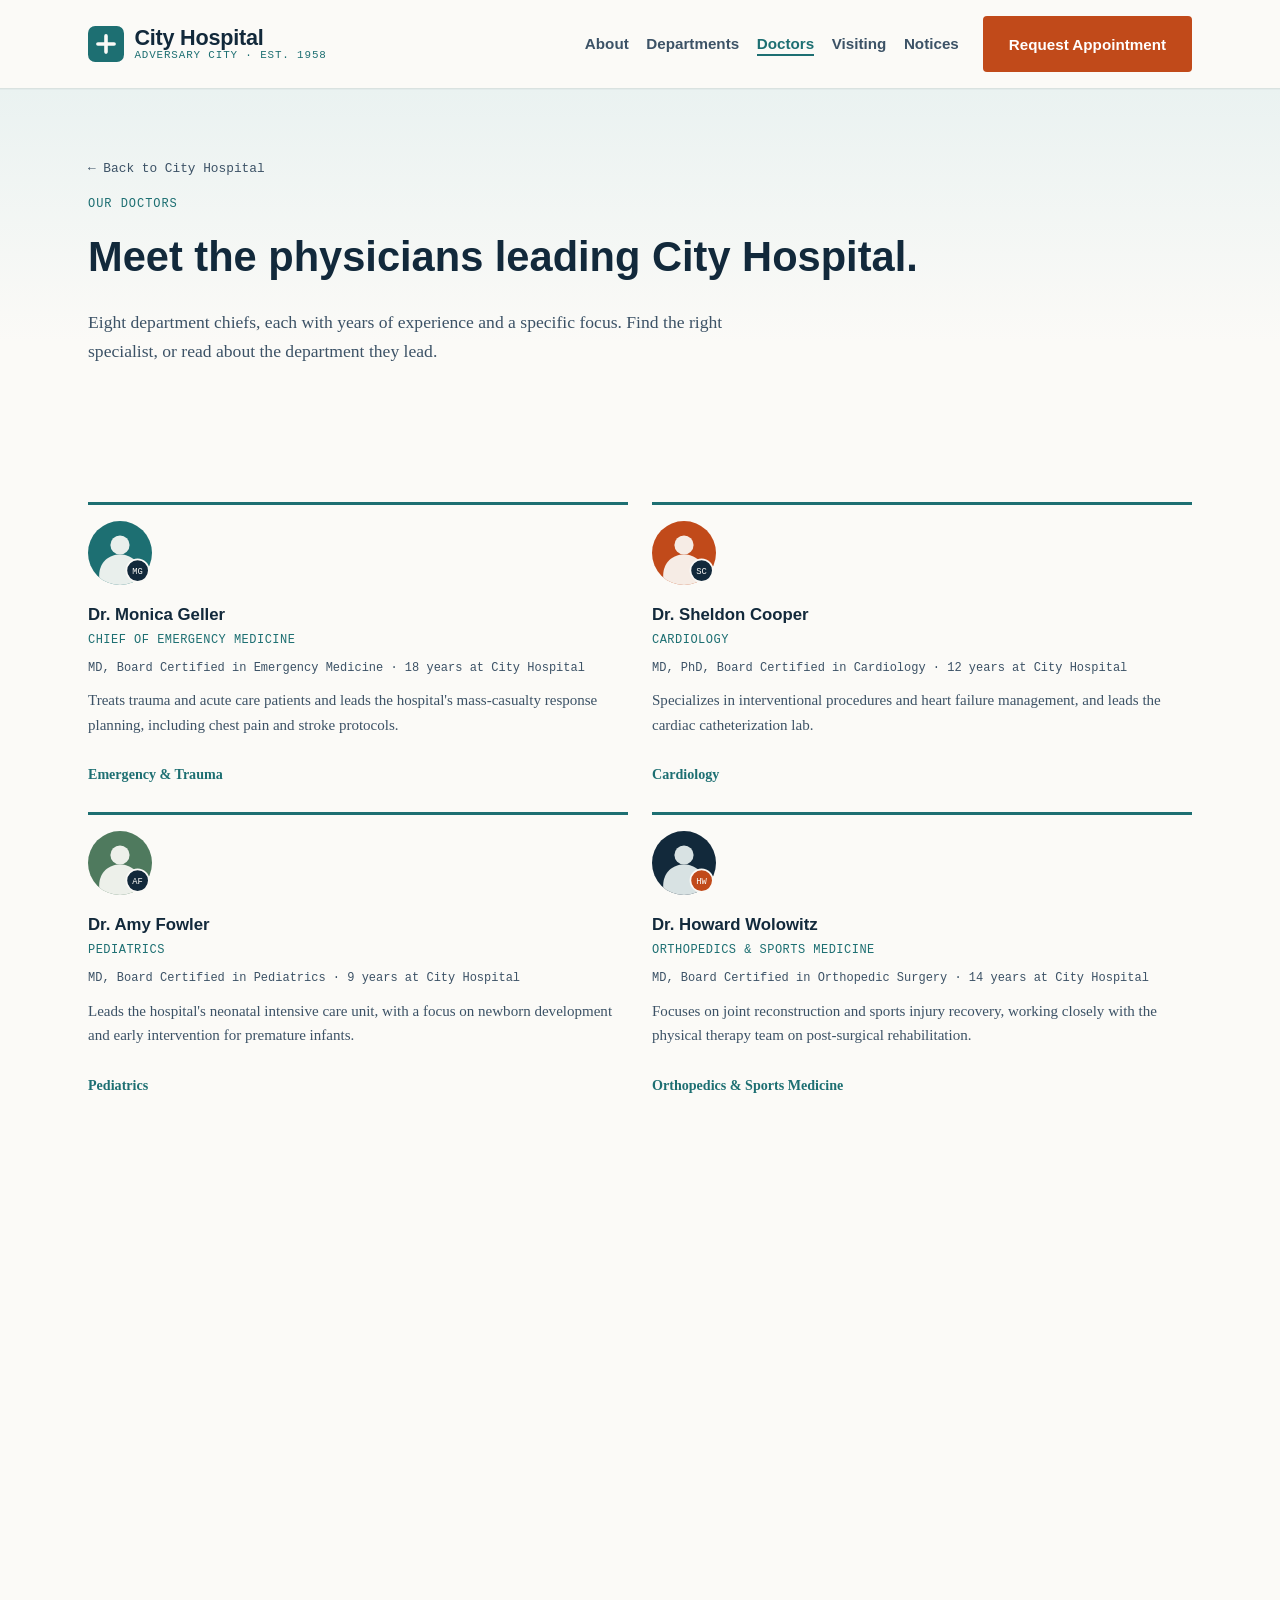
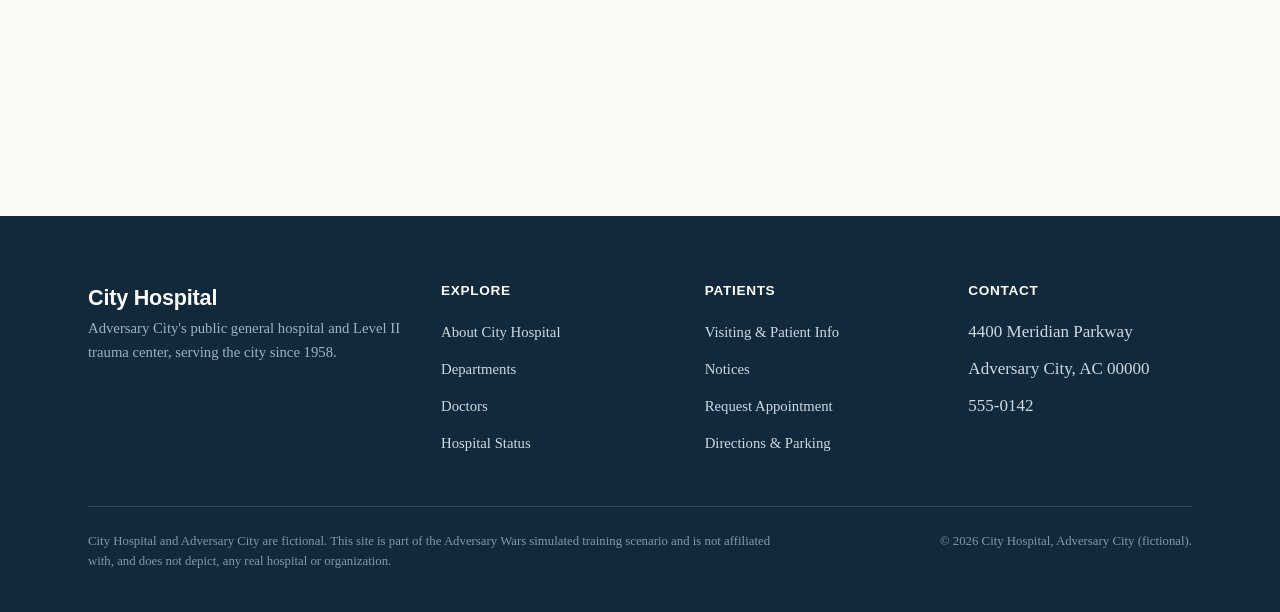
<file: doctors/index.html>
<!DOCTYPE html>
<!--
  Adversary Wars simulation project, set in the fictional city of Adversary City.
  City Hospital is a fictional facility in the fictional city of Adversary City.
  This site was built for a simulated training/CTF scenario and is not intended
  to represent, impersonate, or harm any real hospital, organization, or place.
-->
<html lang="en">
<head>
  <meta charset="UTF-8" />
  <meta name="viewport" content="width=device-width, initial-scale=1.0" />
  <title>Doctors · City Hospital</title>
  <meta name="description" content="Meet the eight department chiefs at City Hospital, with credentials, experience, and the department each one leads." />
  <meta name="robots" content="noindex, nofollow" />
  <meta name="disclaimer" content="City Hospital and Adversary City are fictional, built for the Adversary Wars simulated training scenario. Not affiliated with, and does not depict, any real hospital or organization." />
  <meta http-equiv="Content-Security-Policy" content="default-src 'self'; img-src 'self' data:; style-src 'self'; script-src 'self'; object-src 'none'; base-uri 'self'; form-action 'self'; frame-ancestors 'none';" />
  <link rel="icon" href="data:image/svg+xml,%3Csvg xmlns='http://www.w3.org/2000/svg' viewBox='0 0 24 24'%3E%3Crect width='24' height='24' rx='4' fill='%231D6F72'/%3E%3Cpath d='M12 6v12M6 12h12' stroke='%23FBFAF7' stroke-width='2.4' stroke-linecap='round'/%3E%3C/svg%3E" />
  <link rel="stylesheet" href="../css/styles.css" />
</head>
<body>
  <a class="skip-link" href="#main">Skip to content</a>

  <header class="site-header">
    <div class="wrap">
      <a class="brand" href="/">
        <svg class="brand-logo" viewBox="0 0 40 40" aria-hidden="true">
          <rect width="40" height="40" rx="8" fill="#1d6f72" />
          <path d="M20 11v18M11 20h18" stroke="#fbfaf7" stroke-width="4" stroke-linecap="round" />
        </svg>
        <span class="brand-text">
          <span class="brand-name">City Hospital</span>
          <span class="brand-sub">Adversary City · Est. 1958</span>
        </span>
      </a>

      <button class="nav-toggle" type="button" aria-expanded="false" aria-controls="primary-nav" id="nav-toggle">
        <svg viewBox="0 0 24 24" fill="none" stroke="currentColor" stroke-width="2" stroke-linecap="round" aria-hidden="true">
          <path d="M4 6h16M4 12h16M4 18h16" />
        </svg>
        <span class="visually-hidden">Menu</span>
      </button>

      <nav class="primary-nav" id="primary-nav" aria-label="Primary">
        <ul>
          <li><a href="../about/">About</a></li>
          <li><a href="../departments/">Departments</a></li>
          <li><a href="../doctors/" aria-current="page">Doctors</a></li>
          <li><a href="../visiting/">Visiting</a></li>
          <li><a href="../notices/">Notices</a></li>
        </ul>
        <a class="btn btn-primary" href="/#appointment">Request Appointment</a>
      </nav>
    </div>
  </header>

  <main id="main">
    <section class="page-intro">
      <div class="wrap">
        <a class="back-link" href="/">&larr; Back to City Hospital</a>
        <span class="eyebrow">Our Doctors</span>
        <h1>Meet the physicians leading City Hospital.</h1>
        <p class="lede">Eight department chiefs, each with years of experience and a specific focus. Find the right specialist, or read about the department they lead.</p>
      </div>
    </section>

    <section class="section">
      <div class="wrap">
        <div class="detail-grid">
          <article class="doctor-card reveal" id="monica-geller">
            <svg class="doctor-avatar" viewBox="0 0 80 80" aria-hidden="true">
              <clipPath id="davatar1"><circle cx="40" cy="40" r="40" /></clipPath>
              <circle cx="40" cy="40" r="40" fill="#1d6f72" />
              <g clip-path="url(#davatar1)" fill="#fbfaf7" fill-opacity="0.92">
                <circle cx="40" cy="30" r="12" />
                <path d="M14 68C14 52 26 42 40 42C54 42 66 52 66 68L66 80L14 80Z" />
              </g>
              <circle cx="62" cy="62" r="14" fill="#12293b" stroke="#fbfaf7" stroke-width="2" />
              <text x="62" y="66" text-anchor="middle" font-family="monospace" font-size="11" fill="#fbfaf7">MG</text>
            </svg>
            <h3>Dr. Monica Geller</h3>
            <span class="doctor-role">Chief of Emergency Medicine</span>
            <span class="doctor-credentials">MD, Board Certified in Emergency Medicine &middot; 18 years at City Hospital</span>
            <p>Treats trauma and acute care patients and leads the hospital's mass-casualty response planning, including chest pain and stroke protocols.</p>
            <a class="dept-link" href="../departments/#emergency-trauma">Emergency &amp; Trauma</a>
          </article>

          <article class="doctor-card reveal" id="sheldon-cooper">
            <svg class="doctor-avatar" viewBox="0 0 80 80" aria-hidden="true">
              <clipPath id="davatar2"><circle cx="40" cy="40" r="40" /></clipPath>
              <circle cx="40" cy="40" r="40" fill="#c14a1a" />
              <g clip-path="url(#davatar2)" fill="#fbfaf7" fill-opacity="0.92">
                <circle cx="40" cy="30" r="12" />
                <path d="M14 68C14 52 26 42 40 42C54 42 66 52 66 68L66 80L14 80Z" />
              </g>
              <circle cx="62" cy="62" r="14" fill="#12293b" stroke="#fbfaf7" stroke-width="2" />
              <text x="62" y="66" text-anchor="middle" font-family="monospace" font-size="11" fill="#fbfaf7">SC</text>
            </svg>
            <h3>Dr. Sheldon Cooper</h3>
            <span class="doctor-role">Cardiology</span>
            <span class="doctor-credentials">MD, PhD, Board Certified in Cardiology &middot; 12 years at City Hospital</span>
            <p>Specializes in interventional procedures and heart failure management, and leads the cardiac catheterization lab.</p>
            <a class="dept-link" href="../departments/#cardiology">Cardiology</a>
          </article>

          <article class="doctor-card reveal" id="amy-fowler">
            <svg class="doctor-avatar" viewBox="0 0 80 80" aria-hidden="true">
              <clipPath id="davatar3"><circle cx="40" cy="40" r="40" /></clipPath>
              <circle cx="40" cy="40" r="40" fill="#4f7a5e" />
              <g clip-path="url(#davatar3)" fill="#fbfaf7" fill-opacity="0.92">
                <circle cx="40" cy="30" r="12" />
                <path d="M14 68C14 52 26 42 40 42C54 42 66 52 66 68L66 80L14 80Z" />
              </g>
              <circle cx="62" cy="62" r="14" fill="#12293b" stroke="#fbfaf7" stroke-width="2" />
              <text x="62" y="66" text-anchor="middle" font-family="monospace" font-size="11" fill="#fbfaf7">AF</text>
            </svg>
            <h3>Dr. Amy Fowler</h3>
            <span class="doctor-role">Pediatrics</span>
            <span class="doctor-credentials">MD, Board Certified in Pediatrics &middot; 9 years at City Hospital</span>
            <p>Leads the hospital's neonatal intensive care unit, with a focus on newborn development and early intervention for premature infants.</p>
            <a class="dept-link" href="../departments/#pediatrics">Pediatrics</a>
          </article>

          <article class="doctor-card reveal" id="howard-wolowitz">
            <svg class="doctor-avatar" viewBox="0 0 80 80" aria-hidden="true">
              <clipPath id="davatar4"><circle cx="40" cy="40" r="40" /></clipPath>
              <circle cx="40" cy="40" r="40" fill="#12293b" />
              <g clip-path="url(#davatar4)" fill="#eaf2f1" fill-opacity="0.92">
                <circle cx="40" cy="30" r="12" />
                <path d="M14 68C14 52 26 42 40 42C54 42 66 52 66 68L66 80L14 80Z" />
              </g>
              <circle cx="62" cy="62" r="14" fill="#c14a1a" stroke="#fbfaf7" stroke-width="2" />
              <text x="62" y="66" text-anchor="middle" font-family="monospace" font-size="11" fill="#fbfaf7">HW</text>
            </svg>
            <h3>Dr. Howard Wolowitz</h3>
            <span class="doctor-role">Orthopedics &amp; Sports Medicine</span>
            <span class="doctor-credentials">MD, Board Certified in Orthopedic Surgery &middot; 14 years at City Hospital</span>
            <p>Focuses on joint reconstruction and sports injury recovery, working closely with the physical therapy team on post-surgical rehabilitation.</p>
            <a class="dept-link" href="../departments/#orthopedics-sports-medicine">Orthopedics &amp; Sports Medicine</a>
          </article>

          <article class="doctor-card reveal" id="rachel-green">
            <svg class="doctor-avatar" viewBox="0 0 80 80" aria-hidden="true">
              <clipPath id="davatar5"><circle cx="40" cy="40" r="40" /></clipPath>
              <circle cx="40" cy="40" r="40" fill="#154f51" />
              <g clip-path="url(#davatar5)" fill="#fbfaf7" fill-opacity="0.92">
                <circle cx="40" cy="30" r="12" />
                <path d="M14 68C14 52 26 42 40 42C54 42 66 52 66 68L66 80L14 80Z" />
              </g>
              <circle cx="62" cy="62" r="14" fill="#12293b" stroke="#fbfaf7" stroke-width="2" />
              <text x="62" y="66" text-anchor="middle" font-family="monospace" font-size="11" fill="#fbfaf7">RG</text>
            </svg>
            <h3>Dr. Rachel Green</h3>
            <span class="doctor-role">Maternity &amp; Newborn</span>
            <span class="doctor-credentials">MD, Board Certified in Obstetrics &amp; Gynecology &middot; 10 years at City Hospital</span>
            <p>Oversees labor and delivery services and the hospital's lactation consulting program, with training in high-risk obstetrics.</p>
            <a class="dept-link" href="../departments/#maternity-newborn">Maternity &amp; Newborn</a>
          </article>

          <article class="doctor-card reveal" id="leonard-hofstadter">
            <svg class="doctor-avatar" viewBox="0 0 80 80" aria-hidden="true">
              <clipPath id="davatar6"><circle cx="40" cy="40" r="40" /></clipPath>
              <circle cx="40" cy="40" r="40" fill="#9c3712" />
              <g clip-path="url(#davatar6)" fill="#fbfaf7" fill-opacity="0.92">
                <circle cx="40" cy="30" r="12" />
                <path d="M14 68C14 52 26 42 40 42C54 42 66 52 66 68L66 80L14 80Z" />
              </g>
              <circle cx="62" cy="62" r="14" fill="#12293b" stroke="#fbfaf7" stroke-width="2" />
              <text x="62" y="66" text-anchor="middle" font-family="monospace" font-size="11" fill="#fbfaf7">LH</text>
            </svg>
            <h3>Dr. Leonard Hofstadter</h3>
            <span class="doctor-role">Oncology</span>
            <span class="doctor-credentials">MD, Board Certified in Medical Oncology &middot; 11 years at City Hospital</span>
            <p>Coordinates cancer treatment plans from diagnosis through survivorship, with a focus on infusion therapy and long-term follow-up care.</p>
            <a class="dept-link" href="../departments/#oncology">Oncology</a>
          </article>

          <article class="doctor-card reveal" id="raj-koothrappali">
            <svg class="doctor-avatar" viewBox="0 0 80 80" aria-hidden="true">
              <clipPath id="davatar7"><circle cx="40" cy="40" r="40" /></clipPath>
              <circle cx="40" cy="40" r="40" fill="#3c5266" />
              <g clip-path="url(#davatar7)" fill="#fbfaf7" fill-opacity="0.92">
                <circle cx="40" cy="30" r="12" />
                <path d="M14 68C14 52 26 42 40 42C54 42 66 52 66 68L66 80L14 80Z" />
              </g>
              <circle cx="62" cy="62" r="14" fill="#c14a1a" stroke="#fbfaf7" stroke-width="2" />
              <text x="62" y="66" text-anchor="middle" font-family="monospace" font-size="11" fill="#fbfaf7">RK</text>
            </svg>
            <h3>Dr. Raj Koothrappali</h3>
            <span class="doctor-role">Radiology &amp; Imaging</span>
            <span class="doctor-credentials">MD, Board Certified in Diagnostic Radiology &middot; 8 years at City Hospital</span>
            <p>Reads emergency and inpatient imaging studies with same-day turnaround on most scans, and performs interventional radiology procedures.</p>
            <a class="dept-link" href="../departments/#radiology-imaging">Radiology &amp; Imaging</a>
          </article>

          <article class="doctor-card reveal" id="bernadette-rostenkowski">
            <svg class="doctor-avatar" viewBox="0 0 80 80" aria-hidden="true">
              <clipPath id="davatar8"><circle cx="40" cy="40" r="40" /></clipPath>
              <circle cx="40" cy="40" r="40" fill="#eaf2f1" />
              <g clip-path="url(#davatar8)" fill="#12293b" fill-opacity="0.9">
                <circle cx="40" cy="30" r="12" />
                <path d="M14 68C14 52 26 42 40 42C54 42 66 52 66 68L66 80L14 80Z" />
              </g>
              <circle cx="62" cy="62" r="14" fill="#1d6f72" stroke="#fbfaf7" stroke-width="2" />
              <text x="62" y="66" text-anchor="middle" font-family="monospace" font-size="11" fill="#fbfaf7">BR</text>
            </svg>
            <h3>Dr. Bernadette Rostenkowski</h3>
            <span class="doctor-role">Laboratory &amp; Pathology</span>
            <span class="doctor-credentials">MD, PhD, Board Certified in Pathology &middot; 13 years at City Hospital</span>
            <p>Runs the hospital's pathology lab and blood bank, with a focus on rapid turnaround for critical diagnostic results.</p>
            <a class="dept-link" href="../departments/#laboratory-pathology">Laboratory &amp; Pathology</a>
          </article>
        </div>
      </div>
    </section>
  </main>

  <footer class="site-footer">
    <div class="wrap">
      <div class="footer-grid">
        <div class="footer-brand">
          <span class="brand-name brand-name-invert">City Hospital</span>
          <p>Adversary City's public general hospital and Level II trauma center, serving the city since 1958.</p>
        </div>
        <div>
          <h3>Explore</h3>
          <ul>
            <li><a href="../about/">About City Hospital</a></li>
            <li><a href="../departments/">Departments</a></li>
            <li><a href="../doctors/">Doctors</a></li>
            <li><a href="../status/">Hospital Status</a></li>
          </ul>
        </div>
        <div>
          <h3>Patients</h3>
          <ul>
            <li><a href="../visiting/">Visiting &amp; Patient Info</a></li>
            <li><a href="../notices/">Notices</a></li>
            <li><a href="/#appointment">Request Appointment</a></li>
            <li><a href="/#location">Directions &amp; Parking</a></li>
          </ul>
        </div>
        <div>
          <h3>Contact</h3>
          <ul>
            <li>4400 Meridian Parkway</li>
            <li>Adversary City, AC 00000</li>
            <li>555-0142</li>
          </ul>
        </div>
      </div>
      <div class="footer-bottom">
        <p class="disclaimer">City Hospital and Adversary City are fictional. This site is part of the Adversary Wars simulated training scenario and is not affiliated with, and does not depict, any real hospital or organization.</p>
        <p>&copy; <span id="year"></span> City Hospital, Adversary City (fictional).</p>
      </div>
    </div>
  </footer>

  <script src="../js/main.js" defer></script>
</body>
</html>
</file>
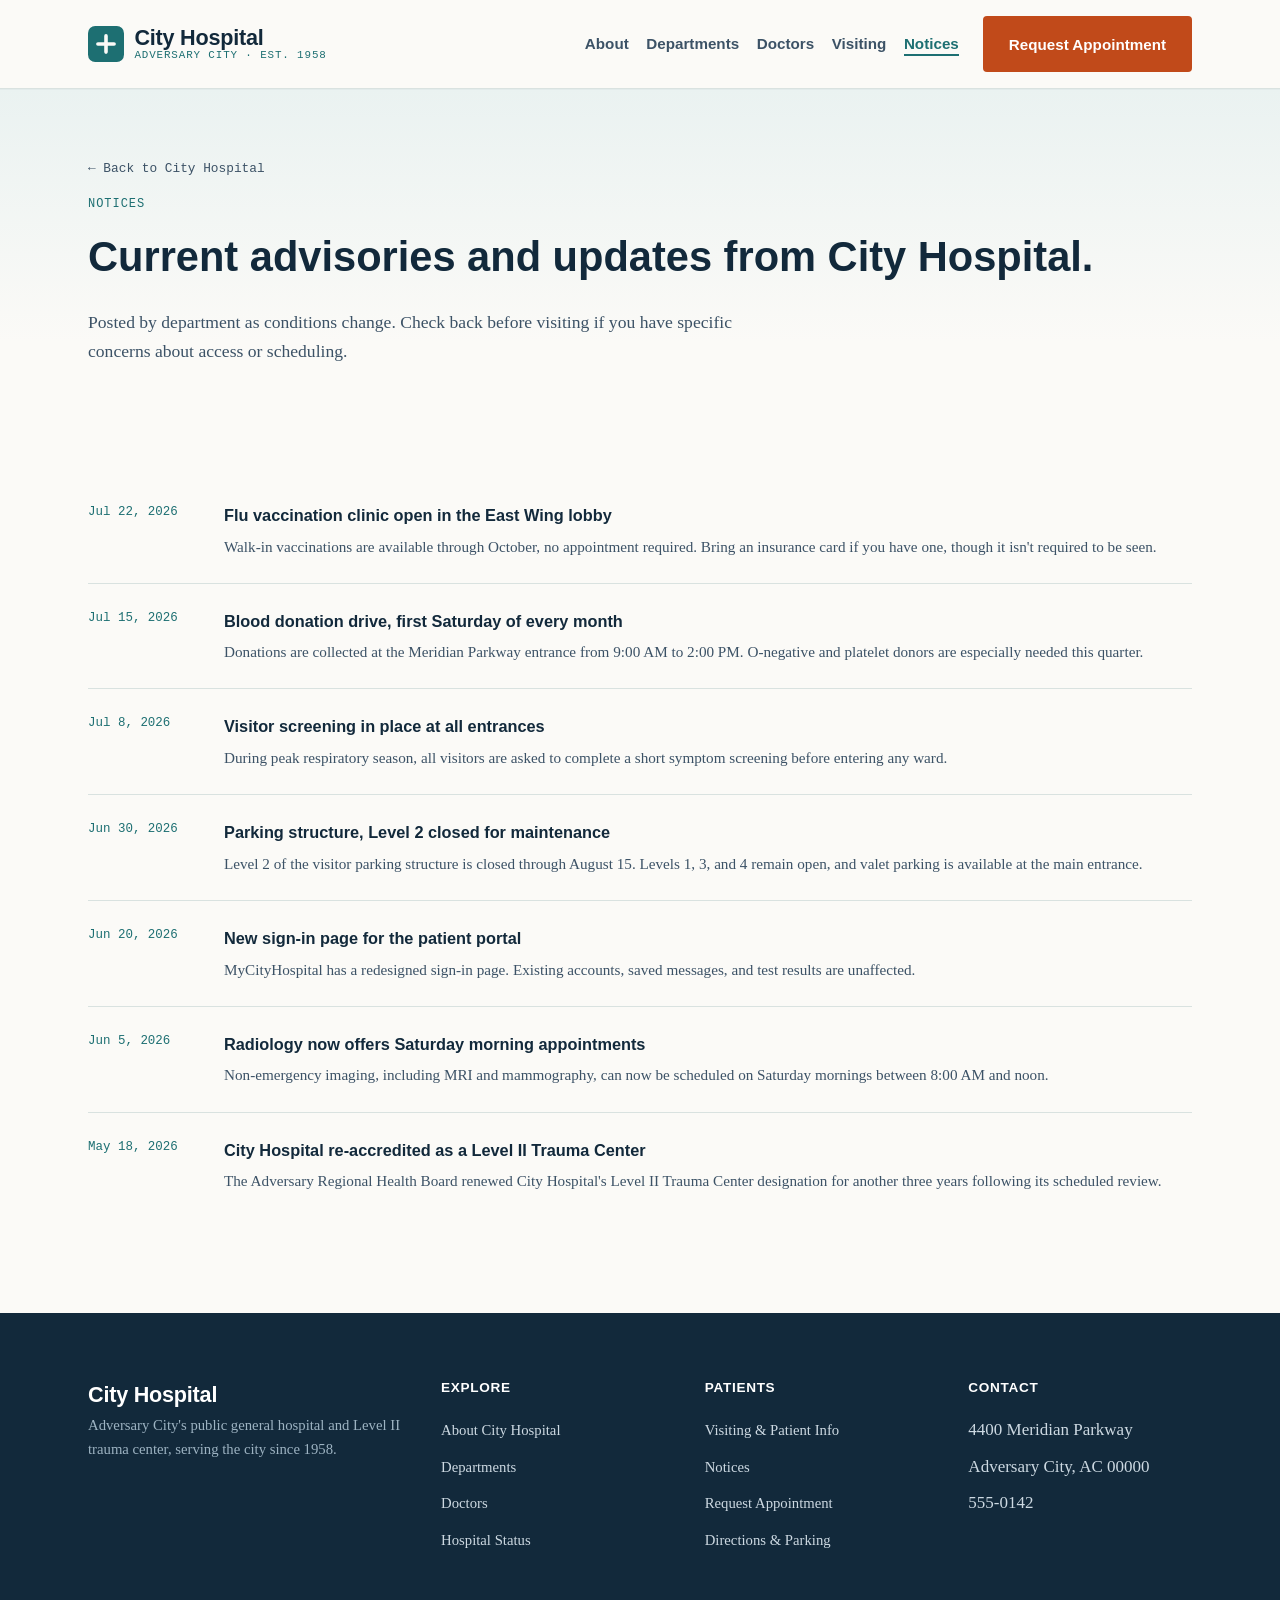
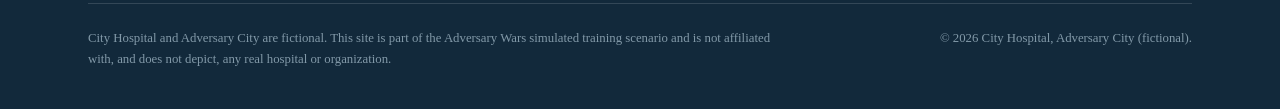
<file: notices/index.html>
<!DOCTYPE html>
<!--
  Adversary Wars simulation project, set in the fictional city of Adversary City.
  City Hospital is a fictional facility in the fictional city of Adversary City.
  This site was built for a simulated training/CTF scenario and is not intended
  to represent, impersonate, or harm any real hospital, organization, or place.
-->
<html lang="en">
<head>
  <meta charset="UTF-8" />
  <meta name="viewport" content="width=device-width, initial-scale=1.0" />
  <title>Notices · City Hospital</title>
  <meta name="description" content="Current advisories and updates from City Hospital, posted by department as conditions change." />
  <meta name="robots" content="noindex, nofollow" />
  <meta name="disclaimer" content="City Hospital and Adversary City are fictional, built for the Adversary Wars simulated training scenario. Not affiliated with, and does not depict, any real hospital or organization." />
  <meta http-equiv="Content-Security-Policy" content="default-src 'self'; img-src 'self' data:; style-src 'self'; script-src 'self'; object-src 'none'; base-uri 'self'; form-action 'self'; frame-ancestors 'none';" />
  <link rel="icon" href="data:image/svg+xml,%3Csvg xmlns='http://www.w3.org/2000/svg' viewBox='0 0 24 24'%3E%3Crect width='24' height='24' rx='4' fill='%231D6F72'/%3E%3Cpath d='M12 6v12M6 12h12' stroke='%23FBFAF7' stroke-width='2.4' stroke-linecap='round'/%3E%3C/svg%3E" />
  <link rel="stylesheet" href="../css/styles.css" />
</head>
<body>
  <a class="skip-link" href="#main">Skip to content</a>

  <header class="site-header">
    <div class="wrap">
      <a class="brand" href="/">
        <svg class="brand-logo" viewBox="0 0 40 40" aria-hidden="true">
          <rect width="40" height="40" rx="8" fill="#1d6f72" />
          <path d="M20 11v18M11 20h18" stroke="#fbfaf7" stroke-width="4" stroke-linecap="round" />
        </svg>
        <span class="brand-text">
          <span class="brand-name">City Hospital</span>
          <span class="brand-sub">Adversary City · Est. 1958</span>
        </span>
      </a>

      <button class="nav-toggle" type="button" aria-expanded="false" aria-controls="primary-nav" id="nav-toggle">
        <svg viewBox="0 0 24 24" fill="none" stroke="currentColor" stroke-width="2" stroke-linecap="round" aria-hidden="true">
          <path d="M4 6h16M4 12h16M4 18h16" />
        </svg>
        <span class="visually-hidden">Menu</span>
      </button>

      <nav class="primary-nav" id="primary-nav" aria-label="Primary">
        <ul>
          <li><a href="../about/">About</a></li>
          <li><a href="../departments/">Departments</a></li>
          <li><a href="../doctors/">Doctors</a></li>
          <li><a href="../visiting/">Visiting</a></li>
          <li><a href="../notices/" aria-current="page">Notices</a></li>
        </ul>
        <a class="btn btn-primary" href="/#appointment">Request Appointment</a>
      </nav>
    </div>
  </header>

  <main id="main">
    <section class="page-intro">
      <div class="wrap">
        <a class="back-link" href="/">&larr; Back to City Hospital</a>
        <span class="eyebrow">Notices</span>
        <h1>Current advisories and updates from City Hospital.</h1>
        <p class="lede">Posted by department as conditions change. Check back before visiting if you have specific concerns about access or scheduling.</p>
      </div>
    </section>

    <section class="section">
      <div class="wrap">
        <ul class="notice-feed reveal">
          <li class="notice-feed-item">
            <span class="notice-date"><time datetime="2026-07-22">Jul 22, 2026</time></span>
            <div>
              <h3>Flu vaccination clinic open in the East Wing lobby</h3>
              <p>Walk-in vaccinations are available through October, no appointment required. Bring an insurance card if you have one, though it isn't required to be seen.</p>
            </div>
          </li>
          <li class="notice-feed-item">
            <span class="notice-date"><time datetime="2026-07-15">Jul 15, 2026</time></span>
            <div>
              <h3>Blood donation drive, first Saturday of every month</h3>
              <p>Donations are collected at the Meridian Parkway entrance from 9:00 AM to 2:00 PM. O-negative and platelet donors are especially needed this quarter.</p>
            </div>
          </li>
          <li class="notice-feed-item">
            <span class="notice-date"><time datetime="2026-07-08">Jul 8, 2026</time></span>
            <div>
              <h3>Visitor screening in place at all entrances</h3>
              <p>During peak respiratory season, all visitors are asked to complete a short symptom screening before entering any ward.</p>
            </div>
          </li>
          <li class="notice-feed-item">
            <span class="notice-date"><time datetime="2026-06-30">Jun 30, 2026</time></span>
            <div>
              <h3>Parking structure, Level 2 closed for maintenance</h3>
              <p>Level 2 of the visitor parking structure is closed through August 15. Levels 1, 3, and 4 remain open, and valet parking is available at the main entrance.</p>
            </div>
          </li>
          <li class="notice-feed-item">
            <span class="notice-date"><time datetime="2026-06-20">Jun 20, 2026</time></span>
            <div>
              <h3>New sign-in page for the patient portal</h3>
              <p>MyCityHospital has a redesigned sign-in page. Existing accounts, saved messages, and test results are unaffected.</p>
            </div>
          </li>
          <li class="notice-feed-item">
            <span class="notice-date"><time datetime="2026-06-05">Jun 5, 2026</time></span>
            <div>
              <h3>Radiology now offers Saturday morning appointments</h3>
              <p>Non-emergency imaging, including MRI and mammography, can now be scheduled on Saturday mornings between 8:00 AM and noon.</p>
            </div>
          </li>
          <li class="notice-feed-item">
            <span class="notice-date"><time datetime="2026-05-18">May 18, 2026</time></span>
            <div>
              <h3>City Hospital re-accredited as a Level II Trauma Center</h3>
              <p>The Adversary Regional Health Board renewed City Hospital's Level II Trauma Center designation for another three years following its scheduled review.</p>
            </div>
          </li>
        </ul>
      </div>
    </section>
  </main>

  <footer class="site-footer">
    <div class="wrap">
      <div class="footer-grid">
        <div class="footer-brand">
          <span class="brand-name brand-name-invert">City Hospital</span>
          <p>Adversary City's public general hospital and Level II trauma center, serving the city since 1958.</p>
        </div>
        <div>
          <h3>Explore</h3>
          <ul>
            <li><a href="../about/">About City Hospital</a></li>
            <li><a href="../departments/">Departments</a></li>
            <li><a href="../doctors/">Doctors</a></li>
            <li><a href="../status/">Hospital Status</a></li>
          </ul>
        </div>
        <div>
          <h3>Patients</h3>
          <ul>
            <li><a href="../visiting/">Visiting &amp; Patient Info</a></li>
            <li><a href="../notices/">Notices</a></li>
            <li><a href="/#appointment">Request Appointment</a></li>
            <li><a href="/#location">Directions &amp; Parking</a></li>
          </ul>
        </div>
        <div>
          <h3>Contact</h3>
          <ul>
            <li>4400 Meridian Parkway</li>
            <li>Adversary City, AC 00000</li>
            <li>555-0142</li>
          </ul>
        </div>
      </div>
      <div class="footer-bottom">
        <p class="disclaimer">City Hospital and Adversary City are fictional. This site is part of the Adversary Wars simulated training scenario and is not affiliated with, and does not depict, any real hospital or organization.</p>
        <p>&copy; <span id="year"></span> City Hospital, Adversary City (fictional).</p>
      </div>
    </div>
  </footer>

  <script src="../js/main.js" defer></script>
</body>
</html>
</file>
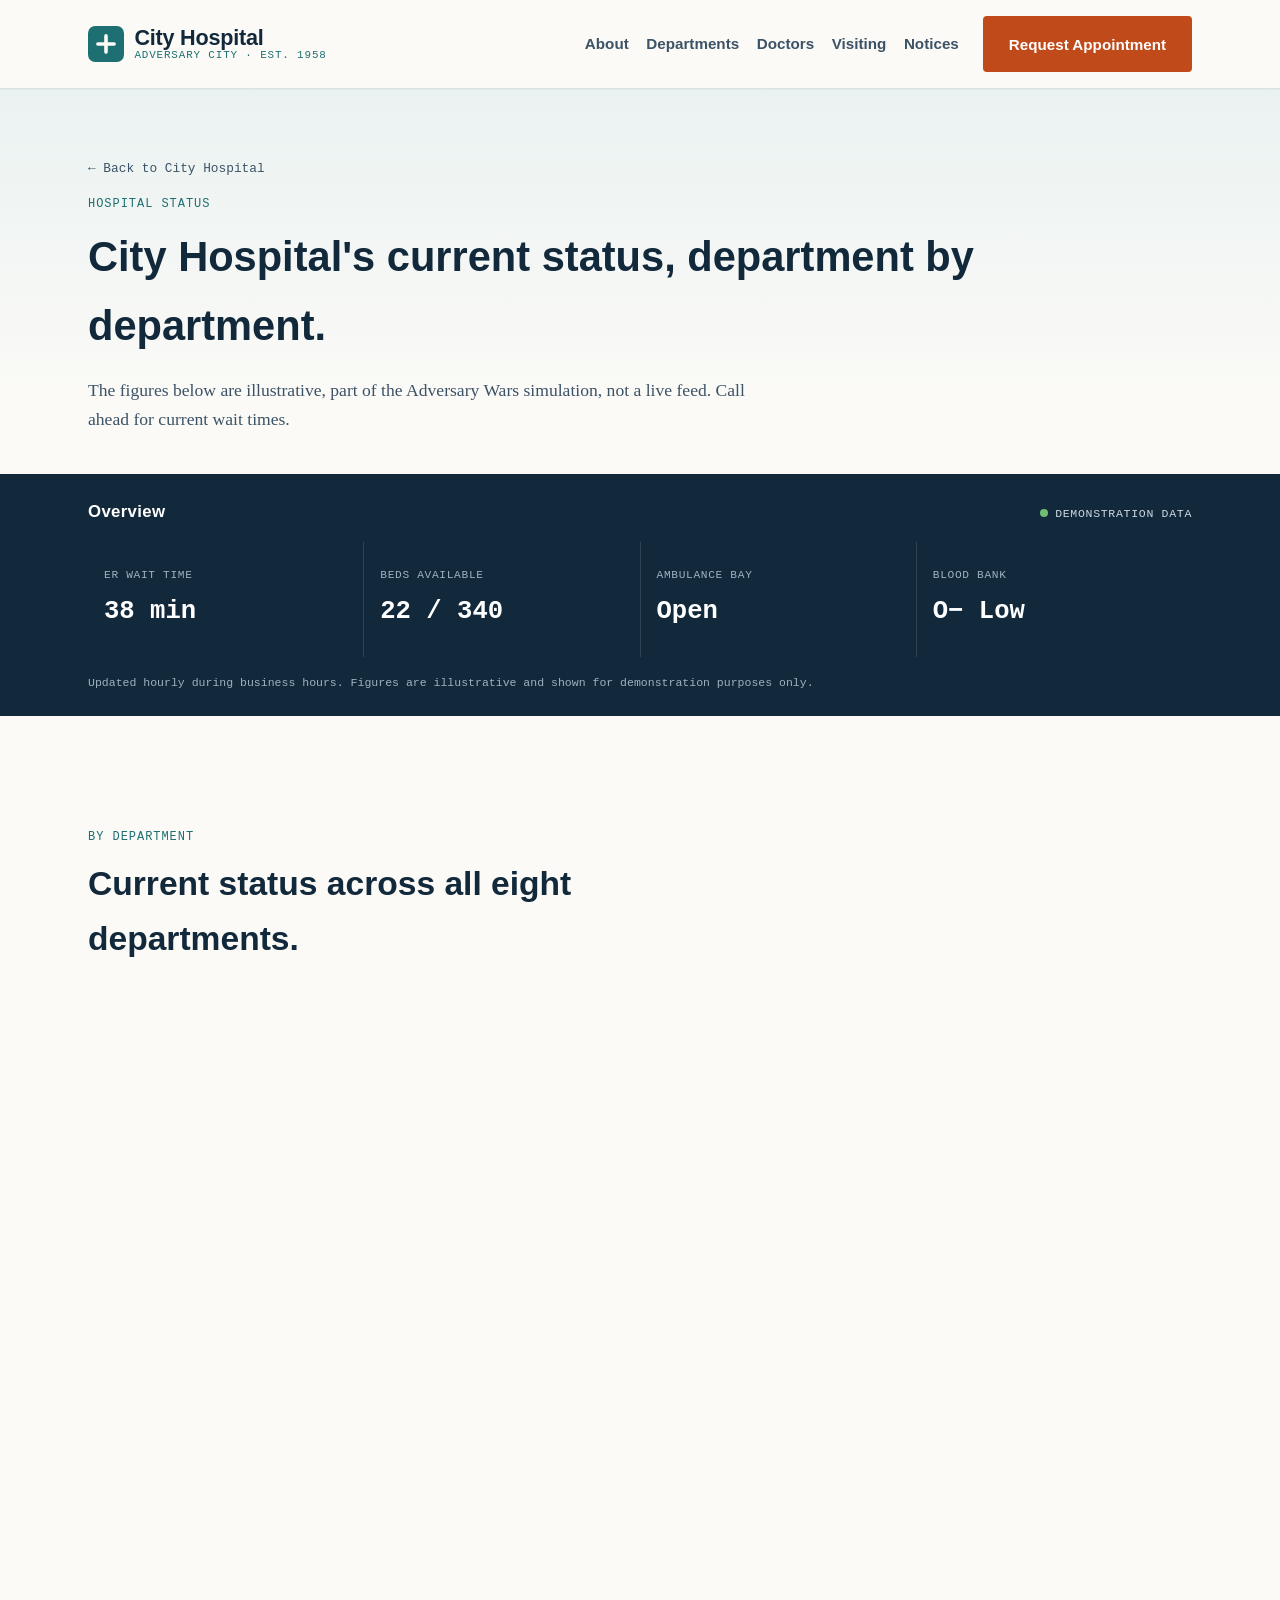
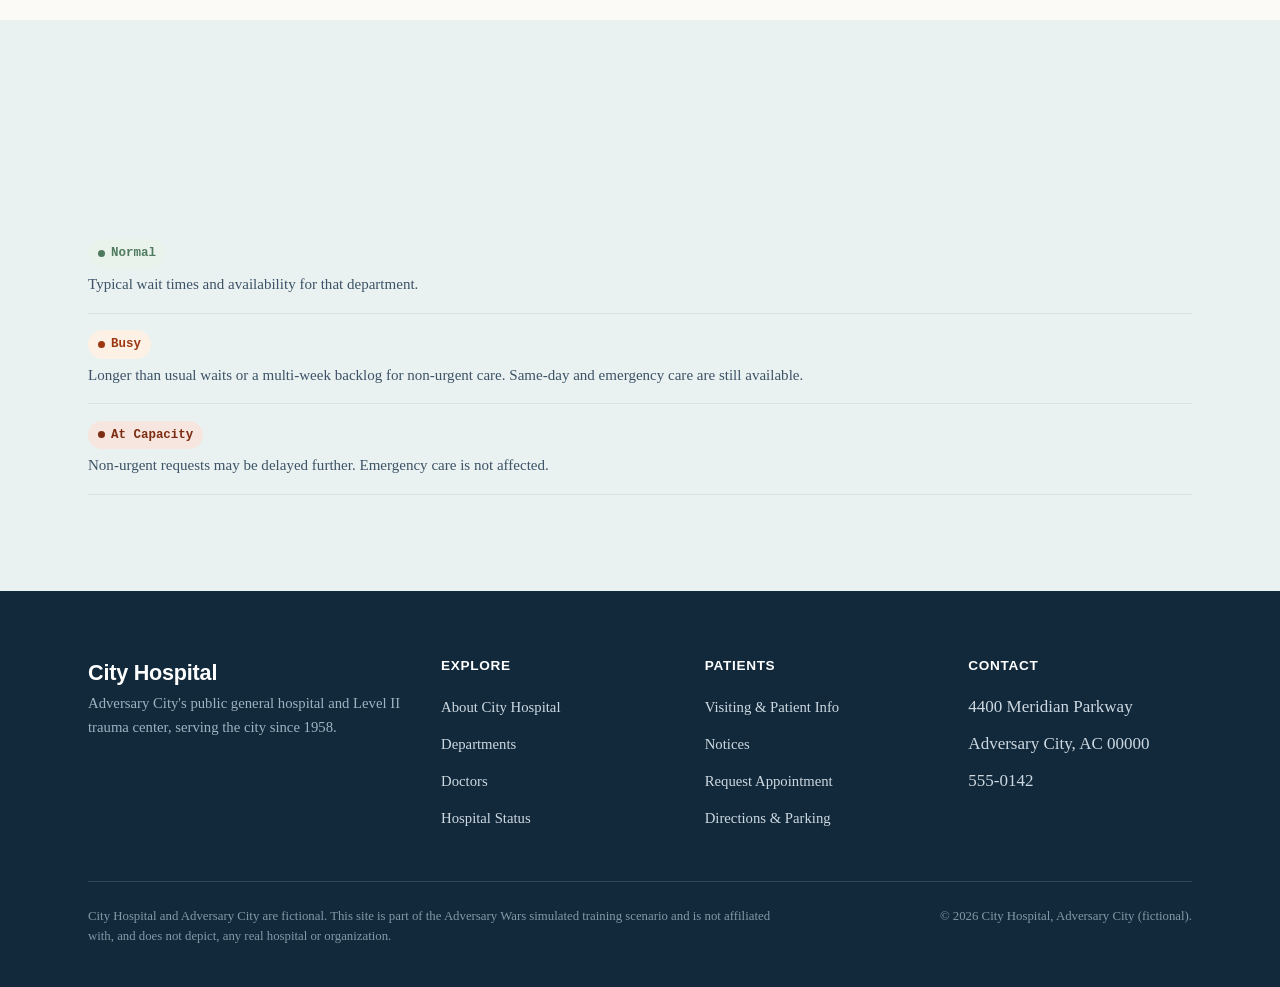
<file: status/index.html>
<!DOCTYPE html>
<!--
  Adversary Wars simulation project, set in the fictional city of Adversary City.
  City Hospital is a fictional facility in the fictional city of Adversary City.
  This site was built for a simulated training/CTF scenario and is not intended
  to represent, impersonate, or harm any real hospital, organization, or place.
-->
<html lang="en">
<head>
  <meta charset="UTF-8" />
  <meta name="viewport" content="width=device-width, initial-scale=1.0" />
  <title>Hospital Status · City Hospital</title>
  <meta name="description" content="City Hospital's current status by department, including emergency wait time, bed availability, and the blood bank." />
  <meta name="robots" content="noindex, nofollow" />
  <meta name="disclaimer" content="City Hospital and Adversary City are fictional, built for the Adversary Wars simulated training scenario. Not affiliated with, and does not depict, any real hospital or organization." />
  <meta http-equiv="Content-Security-Policy" content="default-src 'self'; img-src 'self' data:; style-src 'self'; script-src 'self'; object-src 'none'; base-uri 'self'; form-action 'self'; frame-ancestors 'none';" />
  <link rel="icon" href="data:image/svg+xml,%3Csvg xmlns='http://www.w3.org/2000/svg' viewBox='0 0 24 24'%3E%3Crect width='24' height='24' rx='4' fill='%231D6F72'/%3E%3Cpath d='M12 6v12M6 12h12' stroke='%23FBFAF7' stroke-width='2.4' stroke-linecap='round'/%3E%3C/svg%3E" />
  <link rel="stylesheet" href="../css/styles.css" />
</head>
<body>
  <a class="skip-link" href="#main">Skip to content</a>

  <header class="site-header">
    <div class="wrap">
      <a class="brand" href="/">
        <svg class="brand-logo" viewBox="0 0 40 40" aria-hidden="true">
          <rect width="40" height="40" rx="8" fill="#1d6f72" />
          <path d="M20 11v18M11 20h18" stroke="#fbfaf7" stroke-width="4" stroke-linecap="round" />
        </svg>
        <span class="brand-text">
          <span class="brand-name">City Hospital</span>
          <span class="brand-sub">Adversary City · Est. 1958</span>
        </span>
      </a>

      <button class="nav-toggle" type="button" aria-expanded="false" aria-controls="primary-nav" id="nav-toggle">
        <svg viewBox="0 0 24 24" fill="none" stroke="currentColor" stroke-width="2" stroke-linecap="round" aria-hidden="true">
          <path d="M4 6h16M4 12h16M4 18h16" />
        </svg>
        <span class="visually-hidden">Menu</span>
      </button>

      <nav class="primary-nav" id="primary-nav" aria-label="Primary">
        <ul>
          <li><a href="../about/">About</a></li>
          <li><a href="../departments/">Departments</a></li>
          <li><a href="../doctors/">Doctors</a></li>
          <li><a href="../visiting/">Visiting</a></li>
          <li><a href="../notices/">Notices</a></li>
        </ul>
        <a class="btn btn-primary" href="/#appointment">Request Appointment</a>
      </nav>
    </div>
  </header>

  <main id="main">
    <section class="page-intro">
      <div class="wrap">
        <a class="back-link" href="/">&larr; Back to City Hospital</a>
        <span class="eyebrow">Hospital Status</span>
        <h1>City Hospital's current status, department by department.</h1>
        <p class="lede">The figures below are illustrative, part of the Adversary Wars simulation, not a live feed. Call ahead for current wait times.</p>
      </div>
    </section>

    <section class="status-board" aria-labelledby="status-heading">
      <div class="wrap">
        <div class="status-head">
          <h2 id="status-heading">Overview</h2>
          <span class="status-badge"><span class="status-dot" aria-hidden="true"></span>Demonstration data</span>
        </div>
      </div>
      <div class="wrap wrap-flush">
        <div class="status-grid">
          <div class="status-cell">
            <span class="status-label">ER Wait Time</span>
            <span class="status-value">38 min</span>
          </div>
          <div class="status-cell">
            <span class="status-label">Beds Available</span>
            <span class="status-value">22 / 340</span>
          </div>
          <div class="status-cell">
            <span class="status-label">Ambulance Bay</span>
            <span class="status-value">Open</span>
          </div>
          <div class="status-cell">
            <span class="status-label">Blood Bank</span>
            <span class="status-value">O&minus; Low</span>
          </div>
        </div>
      </div>
      <div class="wrap">
        <p class="status-caption">Updated hourly during business hours. Figures are illustrative and shown for demonstration purposes only.</p>
      </div>
    </section>

    <section class="section">
      <div class="wrap">
        <div class="section-head reveal">
          <span class="eyebrow">By Department</span>
          <h2>Current status across all eight departments.</h2>
        </div>
        <div class="two-col">
          <div class="reveal">
            <table class="status-table">
              <thead>
                <tr>
                  <th>Department</th>
                  <th>Status</th>
                  <th>Note</th>
                </tr>
              </thead>
              <tbody>
                <tr>
                  <td>Emergency &amp; Trauma</td>
                  <td><span class="status-pill is-busy">Busy</span></td>
                  <td>38 min average wait</td>
                </tr>
                <tr>
                  <td>Cardiology</td>
                  <td><span class="status-pill is-normal">Normal</span></td>
                  <td>Same-day consults available</td>
                </tr>
                <tr>
                  <td>Maternity &amp; Newborn</td>
                  <td><span class="status-pill is-normal">Normal</span></td>
                  <td>Tours available Mon&ndash;Sat</td>
                </tr>
                <tr>
                  <td>Pediatrics</td>
                  <td><span class="status-pill is-normal">Normal</span></td>
                  <td>Walk-in vaccination clinic open</td>
                </tr>
                <tr>
                  <td>Oncology</td>
                  <td><span class="status-pill is-normal">Normal</span></td>
                  <td>Infusion chairs available</td>
                </tr>
                <tr>
                  <td>Orthopedics &amp; Sports Medicine</td>
                  <td><span class="status-pill is-busy">Busy</span></td>
                  <td>2-week wait for non-urgent consults</td>
                </tr>
                <tr>
                  <td>Radiology &amp; Imaging</td>
                  <td><span class="status-pill is-full">At Capacity</span></td>
                  <td>MRI backlog. CT and X-ray unaffected.</td>
                </tr>
                <tr>
                  <td>Laboratory &amp; Pathology</td>
                  <td><span class="status-pill is-normal">Normal</span></td>
                  <td>Standard turnaround</td>
                </tr>
              </tbody>
            </table>
          </div>
          <div class="reveal">
            <img class="status-photo" src="../assets/images/emergency-room-hospital-ambulance-rescue.jpg" width="910" height="607" loading="lazy" alt="Ambulances parked under the covered bay outside City Hospital's Emergency entrance." />
          </div>
        </div>
      </div>
    </section>

    <section class="section section-tint">
      <div class="wrap">
        <div class="section-head reveal">
          <span class="eyebrow">What the Statuses Mean</span>
          <h2>Reading the status table.</h2>
        </div>
        <ul class="info-list">
          <li>
            <h3><span class="status-pill is-normal">Normal</span></h3>
            <p>Typical wait times and availability for that department.</p>
          </li>
          <li>
            <h3><span class="status-pill is-busy">Busy</span></h3>
            <p>Longer than usual waits or a multi-week backlog for non-urgent care. Same-day and emergency care are still available.</p>
          </li>
          <li>
            <h3><span class="status-pill is-full">At Capacity</span></h3>
            <p>Non-urgent requests may be delayed further. Emergency care is not affected.</p>
          </li>
        </ul>
      </div>
    </section>
  </main>

  <footer class="site-footer">
    <div class="wrap">
      <div class="footer-grid">
        <div class="footer-brand">
          <span class="brand-name brand-name-invert">City Hospital</span>
          <p>Adversary City's public general hospital and Level II trauma center, serving the city since 1958.</p>
        </div>
        <div>
          <h3>Explore</h3>
          <ul>
            <li><a href="../about/">About City Hospital</a></li>
            <li><a href="../departments/">Departments</a></li>
            <li><a href="../doctors/">Doctors</a></li>
            <li><a href="../status/">Hospital Status</a></li>
          </ul>
        </div>
        <div>
          <h3>Patients</h3>
          <ul>
            <li><a href="../visiting/">Visiting &amp; Patient Info</a></li>
            <li><a href="../notices/">Notices</a></li>
            <li><a href="/#appointment">Request Appointment</a></li>
            <li><a href="/#location">Directions &amp; Parking</a></li>
          </ul>
        </div>
        <div>
          <h3>Contact</h3>
          <ul>
            <li>4400 Meridian Parkway</li>
            <li>Adversary City, AC 00000</li>
            <li>555-0142</li>
          </ul>
        </div>
      </div>
      <div class="footer-bottom">
        <p class="disclaimer">City Hospital and Adversary City are fictional. This site is part of the Adversary Wars simulated training scenario and is not affiliated with, and does not depict, any real hospital or organization.</p>
        <p>&copy; <span id="year"></span> City Hospital, Adversary City (fictional).</p>
      </div>
    </div>
  </footer>

  <script src="../js/main.js" defer></script>
</body>
</html>
</file>
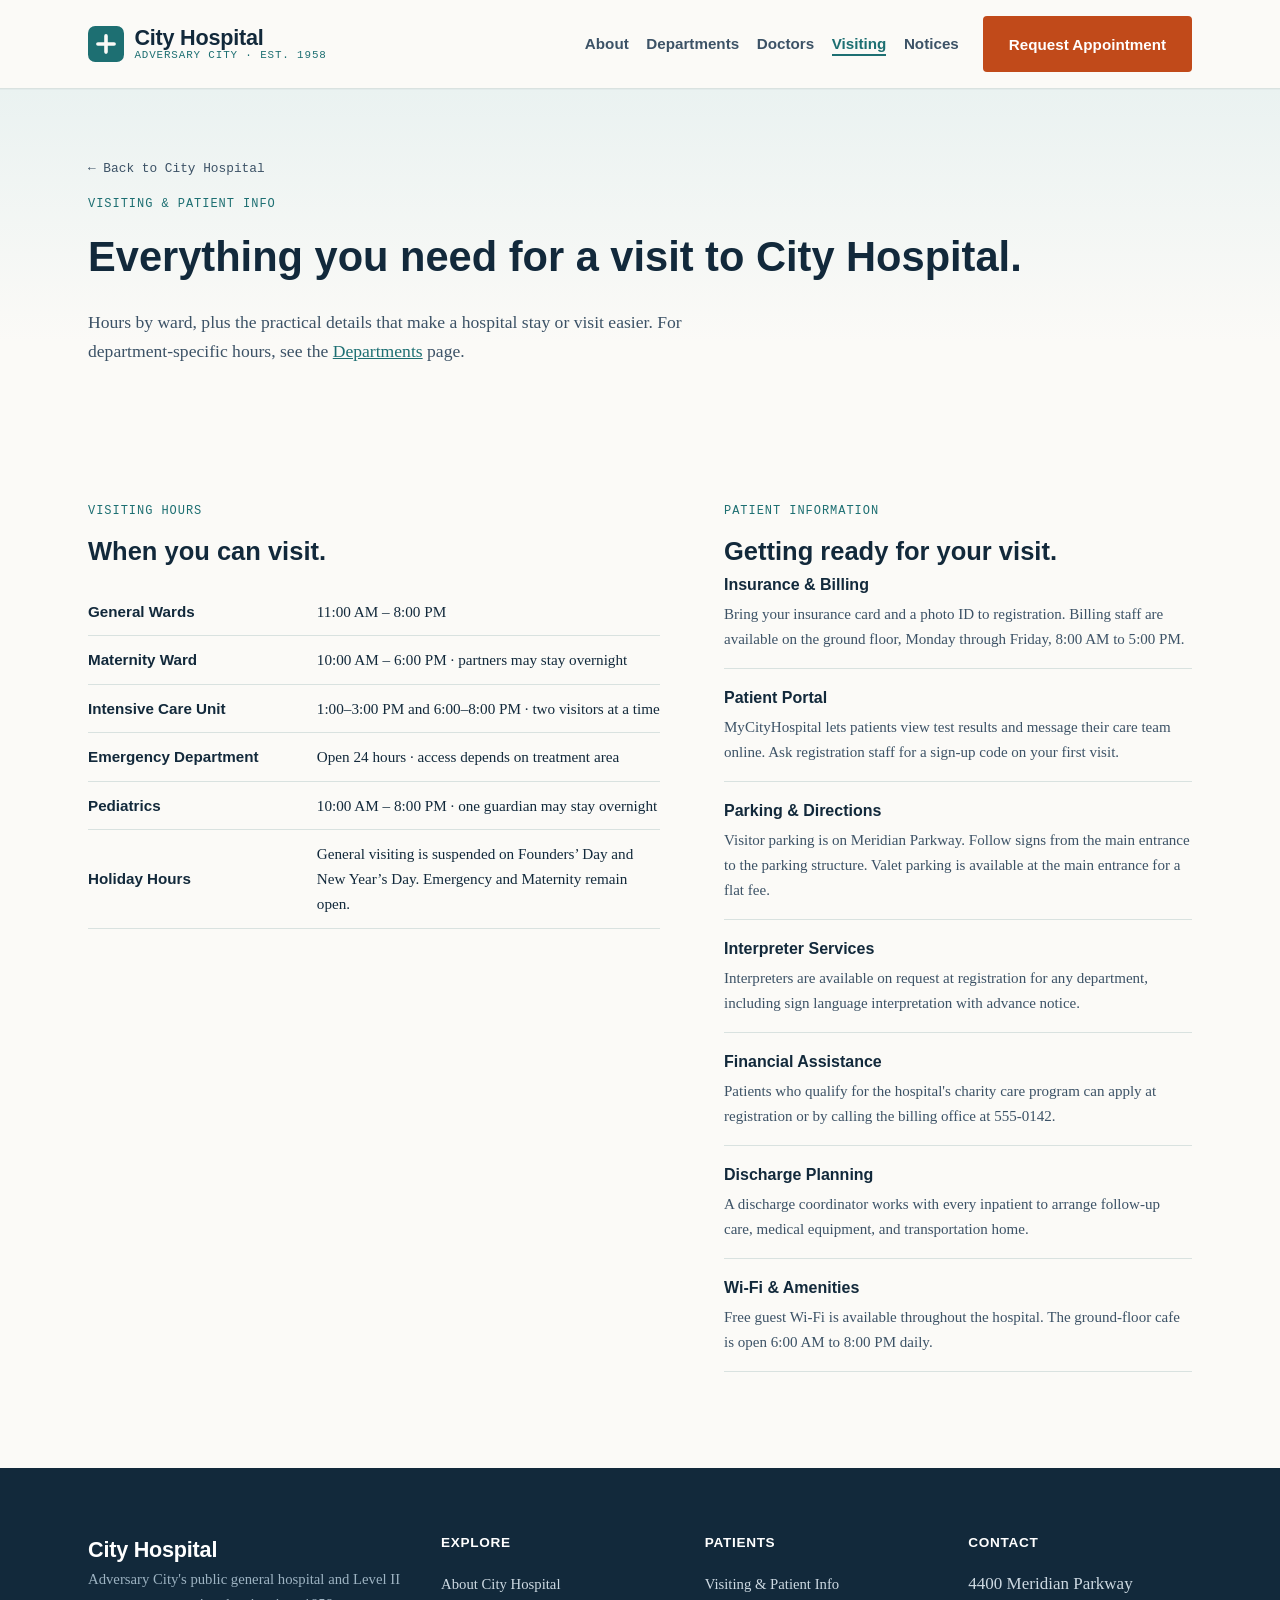
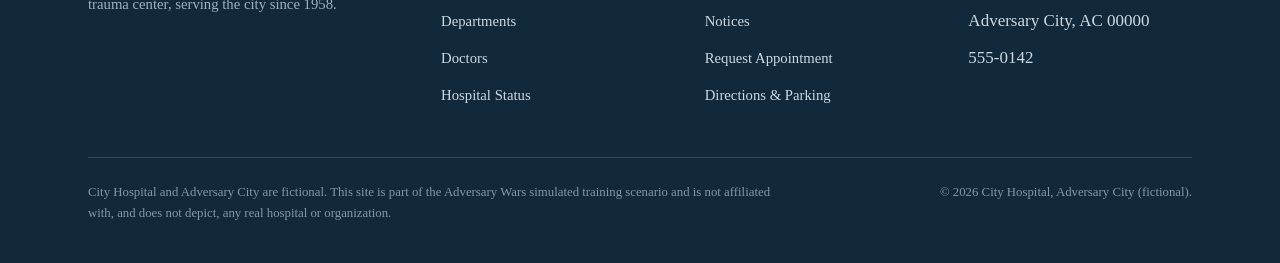
<file: visiting/index.html>
<!DOCTYPE html>
<!--
  Adversary Wars simulation project, set in the fictional city of Adversary City.
  City Hospital is a fictional facility in the fictional city of Adversary City.
  This site was built for a simulated training/CTF scenario and is not intended
  to represent, impersonate, or harm any real hospital, organization, or place.
-->
<html lang="en">
<head>
  <meta charset="UTF-8" />
  <meta name="viewport" content="width=device-width, initial-scale=1.0" />
  <title>Visiting &amp; Patient Information · City Hospital</title>
  <meta name="description" content="Visiting hours by ward and practical patient information for a stay or visit at City Hospital." />
  <meta name="robots" content="noindex, nofollow" />
  <meta name="disclaimer" content="City Hospital and Adversary City are fictional, built for the Adversary Wars simulated training scenario. Not affiliated with, and does not depict, any real hospital or organization." />
  <meta http-equiv="Content-Security-Policy" content="default-src 'self'; img-src 'self' data:; style-src 'self'; script-src 'self'; object-src 'none'; base-uri 'self'; form-action 'self'; frame-ancestors 'none';" />
  <link rel="icon" href="data:image/svg+xml,%3Csvg xmlns='http://www.w3.org/2000/svg' viewBox='0 0 24 24'%3E%3Crect width='24' height='24' rx='4' fill='%231D6F72'/%3E%3Cpath d='M12 6v12M6 12h12' stroke='%23FBFAF7' stroke-width='2.4' stroke-linecap='round'/%3E%3C/svg%3E" />
  <link rel="stylesheet" href="../css/styles.css" />
</head>
<body>
  <a class="skip-link" href="#main">Skip to content</a>

  <header class="site-header">
    <div class="wrap">
      <a class="brand" href="/">
        <svg class="brand-logo" viewBox="0 0 40 40" aria-hidden="true">
          <rect width="40" height="40" rx="8" fill="#1d6f72" />
          <path d="M20 11v18M11 20h18" stroke="#fbfaf7" stroke-width="4" stroke-linecap="round" />
        </svg>
        <span class="brand-text">
          <span class="brand-name">City Hospital</span>
          <span class="brand-sub">Adversary City · Est. 1958</span>
        </span>
      </a>

      <button class="nav-toggle" type="button" aria-expanded="false" aria-controls="primary-nav" id="nav-toggle">
        <svg viewBox="0 0 24 24" fill="none" stroke="currentColor" stroke-width="2" stroke-linecap="round" aria-hidden="true">
          <path d="M4 6h16M4 12h16M4 18h16" />
        </svg>
        <span class="visually-hidden">Menu</span>
      </button>

      <nav class="primary-nav" id="primary-nav" aria-label="Primary">
        <ul>
          <li><a href="../about/">About</a></li>
          <li><a href="../departments/">Departments</a></li>
          <li><a href="../doctors/">Doctors</a></li>
          <li><a href="../visiting/" aria-current="page">Visiting</a></li>
          <li><a href="../notices/">Notices</a></li>
        </ul>
        <a class="btn btn-primary" href="/#appointment">Request Appointment</a>
      </nav>
    </div>
  </header>

  <main id="main">
    <section class="page-intro">
      <div class="wrap">
        <a class="back-link" href="/">&larr; Back to City Hospital</a>
        <span class="eyebrow">Visiting &amp; Patient Info</span>
        <h1>Everything you need for a visit to City Hospital.</h1>
        <p class="lede">Hours by ward, plus the practical details that make a hospital stay or visit easier. For department-specific hours, see the <a href="../departments/">Departments</a> page.</p>
      </div>
    </section>

    <section class="section">
      <div class="wrap">
        <div class="two-col">
          <div class="reveal">
            <span class="eyebrow">Visiting Hours</span>
            <h2>When you can visit.</h2>
            <table class="hours-table">
              <tr><th scope="row">General Wards</th><td>11:00 AM &ndash; 8:00 PM</td></tr>
              <tr><th scope="row">Maternity Ward</th><td>10:00 AM &ndash; 6:00 PM &middot; partners may stay overnight</td></tr>
              <tr><th scope="row">Intensive Care Unit</th><td>1:00&ndash;3:00 PM and 6:00&ndash;8:00 PM &middot; two visitors at a time</td></tr>
              <tr><th scope="row">Emergency Department</th><td>Open 24 hours &middot; access depends on treatment area</td></tr>
              <tr><th scope="row">Pediatrics</th><td>10:00 AM &ndash; 8:00 PM &middot; one guardian may stay overnight</td></tr>
              <tr><th scope="row">Holiday Hours</th><td>General visiting is suspended on Founders&rsquo; Day and New Year&rsquo;s Day. Emergency and Maternity remain open.</td></tr>
            </table>
          </div>
          <div class="reveal">
            <span class="eyebrow">Patient Information</span>
            <h2>Getting ready for your visit.</h2>
            <ul class="info-list">
              <li>
                <h3>Insurance &amp; Billing</h3>
                <p>Bring your insurance card and a photo ID to registration. Billing staff are available on the ground floor, Monday through Friday, 8:00 AM to 5:00 PM.</p>
              </li>
              <li>
                <h3>Patient Portal</h3>
                <p>MyCityHospital lets patients view test results and message their care team online. Ask registration staff for a sign-up code on your first visit.</p>
              </li>
              <li>
                <h3>Parking &amp; Directions</h3>
                <p>Visitor parking is on Meridian Parkway. Follow signs from the main entrance to the parking structure. Valet parking is available at the main entrance for a flat fee.</p>
              </li>
              <li>
                <h3>Interpreter Services</h3>
                <p>Interpreters are available on request at registration for any department, including sign language interpretation with advance notice.</p>
              </li>
              <li>
                <h3>Financial Assistance</h3>
                <p>Patients who qualify for the hospital's charity care program can apply at registration or by calling the billing office at 555-0142.</p>
              </li>
              <li>
                <h3>Discharge Planning</h3>
                <p>A discharge coordinator works with every inpatient to arrange follow-up care, medical equipment, and transportation home.</p>
              </li>
              <li>
                <h3>Wi-Fi &amp; Amenities</h3>
                <p>Free guest Wi-Fi is available throughout the hospital. The ground-floor cafe is open 6:00 AM to 8:00 PM daily.</p>
              </li>
            </ul>
          </div>
        </div>
      </div>
    </section>
  </main>

  <footer class="site-footer">
    <div class="wrap">
      <div class="footer-grid">
        <div class="footer-brand">
          <span class="brand-name brand-name-invert">City Hospital</span>
          <p>Adversary City's public general hospital and Level II trauma center, serving the city since 1958.</p>
        </div>
        <div>
          <h3>Explore</h3>
          <ul>
            <li><a href="../about/">About City Hospital</a></li>
            <li><a href="../departments/">Departments</a></li>
            <li><a href="../doctors/">Doctors</a></li>
            <li><a href="../status/">Hospital Status</a></li>
          </ul>
        </div>
        <div>
          <h3>Patients</h3>
          <ul>
            <li><a href="../visiting/">Visiting &amp; Patient Info</a></li>
            <li><a href="../notices/">Notices</a></li>
            <li><a href="/#appointment">Request Appointment</a></li>
            <li><a href="/#location">Directions &amp; Parking</a></li>
          </ul>
        </div>
        <div>
          <h3>Contact</h3>
          <ul>
            <li>4400 Meridian Parkway</li>
            <li>Adversary City, AC 00000</li>
            <li>555-0142</li>
          </ul>
        </div>
      </div>
      <div class="footer-bottom">
        <p class="disclaimer">City Hospital and Adversary City are fictional. This site is part of the Adversary Wars simulated training scenario and is not affiliated with, and does not depict, any real hospital or organization.</p>
        <p>&copy; <span id="year"></span> City Hospital, Adversary City (fictional).</p>
      </div>
    </div>
  </footer>

  <script src="../js/main.js" defer></script>
</body>
</html>
</file>
<file: css/styles.css>
/*
  City Hospital, Adversary City
  Fictional facility, fictional city, built for the Adversary Wars simulation.
  See index.html header comment for the full disclaimer.
*/

:root {
  --ink: #12293b;
  --teal: #1d6f72;
  --teal-dark: #154f51;
  --mist: #eaf2f1;
  --paper: #fbfaf7;
  --amber: #c14a1a;
  --amber-dark: #9c3712;
  --sage: #4f7a5e;
  --line: #d9e2e0;
  --ink-soft: #3c5266;

  --font-display: Optima, Candara, "Noto Sans", "Segoe UI", Roboto, sans-serif;
  --font-body: Charter, "Iowan Old Style", "Palatino Linotype", Georgia, serif;
  --font-mono: "SF Mono", "Roboto Mono", "Consolas", "Liberation Mono", monospace;

  --space-1: 0.5rem;
  --space-2: 1rem;
  --space-3: 1.5rem;
  --space-4: 2.5rem;
  --space-5: 4rem;
  --space-6: 6rem;

  --radius: 4px;
  --max: 72rem;
}

* {
  box-sizing: border-box;
}

html {
  scroll-behavior: smooth;
}

@media (prefers-reduced-motion: reduce) {
  html {
    scroll-behavior: auto;
  }
  *,
  *::before,
  *::after {
    animation-duration: 0.001ms !important;
    animation-iteration-count: 1 !important;
    transition-duration: 0.001ms !important;
    scroll-behavior: auto !important;
  }
}

body {
  margin: 0;
  background: var(--paper);
  color: var(--ink);
  font-family: var(--font-body);
  font-size: 1.0625rem;
  line-height: 1.65;
  -webkit-font-smoothing: antialiased;
}

h1,
h2,
h3,
h4 {
  font-family: var(--font-display);
  color: var(--ink);
  margin: 0;
  font-weight: 600;
}

p {
  margin: 0 0 var(--space-2);
}

a {
  color: var(--teal);
  text-decoration-color: currentColor;
}

a:hover {
  color: var(--teal-dark);
}

img,
svg {
  max-width: 100%;
  display: block;
}

.wrap {
  max-width: var(--max);
  margin: 0 auto;
  padding: 0 var(--space-3);
}

.wrap-flush {
  padding-top: 0;
  padding-bottom: 0;
}

.visually-hidden {
  position: absolute;
  width: 1px;
  height: 1px;
  overflow: hidden;
  clip: rect(0 0 0 0);
  white-space: nowrap;
}

.skip-link {
  position: absolute;
  left: -999px;
  top: auto;
  background: var(--ink);
  color: #fff;
  padding: var(--space-1) var(--space-2);
  z-index: 200;
}

.skip-link:focus {
  left: var(--space-2);
  top: var(--space-2);
}

:focus-visible {
  outline: 3px solid var(--amber);
  outline-offset: 2px;
}

.eyebrow {
  font-family: var(--font-mono);
  font-size: 0.75rem;
  letter-spacing: 0.08em;
  text-transform: uppercase;
  color: var(--teal);
  margin: 0 0 var(--space-1);
  display: block;
}

.btn {
  display: inline-flex;
  align-items: center;
  gap: 0.5rem;
  font-family: var(--font-display);
  font-weight: 600;
  font-size: 0.95rem;
  padding: 0.85rem 1.5rem;
  border-radius: var(--radius);
  border: 2px solid transparent;
  cursor: pointer;
  text-decoration: none;
  transition: background-color 150ms ease, color 150ms ease, border-color 150ms ease;
}

.btn-primary {
  background: var(--amber);
  color: #fff;
}

.btn-primary:hover {
  background: var(--amber-dark);
  color: #fff;
}

.btn-secondary {
  background: transparent;
  color: var(--ink);
  border-color: var(--ink);
}

.btn-secondary:hover {
  background: var(--ink);
  color: #fff;
}

/* Header / nav */
.site-header {
  background: var(--paper);
  border-bottom: 1px solid var(--line);
  position: sticky;
  top: 0;
  z-index: 100;
  box-shadow: 0 1px 0 rgba(18, 41, 59, 0.03);
}

.site-header .wrap {
  display: flex;
  align-items: center;
  justify-content: space-between;
  padding-top: var(--space-2);
  padding-bottom: var(--space-2);
  gap: var(--space-3);
  min-height: 4.25rem;
}

.brand {
  display: flex;
  align-items: center;
  gap: 0.65rem;
  text-decoration: none;
}

.brand-logo {
  width: 36px;
  height: 36px;
  flex-shrink: 0;
}

.brand-text {
  display: flex;
  flex-direction: column;
  line-height: 1.1;
}

.brand-name {
  font-family: var(--font-display);
  font-weight: 700;
  font-size: 1.35rem;
  color: var(--ink);
  letter-spacing: -0.01em;
}

.brand-sub {
  font-family: var(--font-mono);
  font-size: 0.68rem;
  letter-spacing: 0.08em;
  text-transform: uppercase;
  color: var(--teal);
}

.nav-toggle {
  display: none;
  background: none;
  border: 2px solid var(--ink);
  border-radius: var(--radius);
  padding: 0.5rem 0.7rem;
  cursor: pointer;
}

.nav-toggle svg {
  width: 20px;
  height: 20px;
}

.primary-nav {
  display: flex;
  align-items: center;
  gap: var(--space-3);
}

.primary-nav ul {
  display: flex;
  gap: 1.1rem;
  margin: 0;
  padding: 0;
  list-style: none;
}

.primary-nav a:not(.btn) {
  color: var(--ink-soft);
  text-decoration: none;
  font-family: var(--font-display);
  font-size: 0.95rem;
  font-weight: 600;
  white-space: nowrap;
}

.primary-nav a:not(.btn):hover {
  color: var(--teal);
}

.primary-nav a[aria-current="page"] {
  color: var(--teal);
  border-bottom: 2px solid var(--teal);
  padding-bottom: 2px;
}

.primary-nav .btn {
  white-space: nowrap;
}

@media (max-width: 1120px) {
  .nav-toggle {
    display: inline-flex;
  }

  .primary-nav {
    position: absolute;
    top: 100%;
    left: 0;
    right: 0;
    background: var(--paper);
    border-bottom: 1px solid var(--line);
    flex-direction: column;
    align-items: stretch;
    gap: var(--space-2);
    padding: var(--space-2) var(--space-3) var(--space-3);
    display: none;
  }

  .primary-nav.is-open {
    display: flex;
  }

  .primary-nav ul {
    flex-direction: column;
    gap: var(--space-2);
  }

  .primary-nav a[aria-current="page"] {
    border-bottom: none;
    padding-bottom: 0;
    padding-left: 0.6rem;
    border-left: 3px solid var(--teal);
  }
}

/* Hero */
.hero {
  position: relative;
  isolation: isolate;
  min-height: min(76vh, 640px);
  display: flex;
  align-items: flex-end;
  overflow: hidden;
  background: var(--ink);
}

.hero-photo {
  position: absolute;
  inset: 0;
  width: 100%;
  height: 100%;
  object-fit: cover;
  object-position: center 70%;
  z-index: 0;
}

.hero-scrim {
  position: absolute;
  inset: 0;
  z-index: 1;
  background:
    linear-gradient(180deg, rgba(15, 30, 41, 0.05) 0%, rgba(11, 22, 30, 0.86) 92%),
    linear-gradient(90deg, rgba(11, 22, 30, 0.7) 0%, rgba(11, 22, 30, 0.15) 60%);
}

.hero-inner {
  position: relative;
  z-index: 2;
  max-width: 46rem;
  padding-top: var(--space-6);
  padding-bottom: var(--space-5);
}

.hero h1.on-photo {
  font-size: clamp(2.1rem, 4.5vw, 3.1rem);
  line-height: 1.1;
  margin-bottom: var(--space-2);
  color: #fff;
}

.eyebrow-on-photo {
  color: #f2b483;
}

.hero p.lede.on-photo {
  font-size: 1.2rem;
  color: #dce6e4;
  max-width: 40rem;
}

.hero-actions {
  display: flex;
  flex-wrap: wrap;
  gap: var(--space-2);
  margin-top: var(--space-3);
}

.btn-on-photo {
  border-color: #fff;
  color: #fff;
}

.btn-on-photo:hover {
  background: #fff;
  color: var(--ink);
}

@media (max-width: 640px) {
  .hero {
    min-height: 78vh;
  }
}

/* Status board: signature element */
.status-board {
  background: var(--ink);
  color: var(--paper);
}

.status-head {
  display: flex;
  align-items: baseline;
  justify-content: space-between;
  flex-wrap: wrap;
  gap: var(--space-1);
  padding-top: var(--space-3);
}

.status-head h2 {
  color: #fff;
  font-size: 1.05rem;
  letter-spacing: 0.02em;
}

.status-badge {
  display: inline-flex;
  align-items: center;
  gap: 0.45rem;
  font-family: var(--font-mono);
  font-size: 0.72rem;
  letter-spacing: 0.06em;
  text-transform: uppercase;
  color: #cdd9e2;
}

.status-dot {
  width: 8px;
  height: 8px;
  border-radius: 50%;
  background: #6fbf73;
  animation: pulse 2.2s ease-in-out infinite;
}

@keyframes pulse {
  0%, 100% { opacity: 1; }
  50% { opacity: 0.35; }
}

.status-grid {
  display: grid;
  grid-template-columns: repeat(4, 1fr);
  gap: 1px;
  background: rgba(255, 255, 255, 0.12);
  margin-top: var(--space-2);
}

.status-cell {
  background: var(--ink);
  padding: var(--space-3) var(--space-2);
}

.status-label {
  font-family: var(--font-mono);
  font-size: 0.7rem;
  letter-spacing: 0.06em;
  text-transform: uppercase;
  color: #9db3c2;
  display: block;
  margin-bottom: 0.4rem;
}

.status-value {
  font-family: var(--font-mono);
  font-size: 1.6rem;
  color: #fff;
  font-weight: 600;
}

.status-caption {
  font-family: var(--font-mono);
  font-size: 0.72rem;
  color: #9db3c2;
  padding: var(--space-2) 0 var(--space-3);
}

@media (max-width: 860px) {
  .status-grid {
    grid-template-columns: repeat(2, 1fr);
  }
}

/* Generic section rhythm */
.section {
  padding: var(--space-6) 0;
}

.section-tint {
  background: var(--mist);
}

.section-head {
  max-width: 38rem;
  margin-bottom: var(--space-4);
}

.section-head h2 {
  font-size: clamp(1.6rem, 3vw, 2.1rem);
}

.section-head p {
  color: var(--ink-soft);
  margin: var(--space-2) 0 0;
}

/* Departments */
.card-grid {
  display: grid;
  grid-template-columns: repeat(4, 1fr);
  gap: var(--space-3);
}

@media (max-width: 1000px) {
  .card-grid {
    grid-template-columns: repeat(2, 1fr);
  }
}

@media (max-width: 560px) {
  .card-grid {
    grid-template-columns: 1fr;
  }
}

.dept-card {
  background: var(--paper);
  border: 1px solid var(--line);
  border-radius: var(--radius);
  padding: var(--space-3);
}

/* Fact grid (about page) */
.fact-grid {
  display: grid;
  grid-template-columns: repeat(3, 1fr);
  gap: var(--space-3);
}

@media (max-width: 720px) {
  .fact-grid {
    grid-template-columns: repeat(2, 1fr);
  }
}

.fact-card {
  background: var(--paper);
  border: 1px solid var(--line);
  border-radius: var(--radius);
  padding: var(--space-3);
  text-align: left;
}

.fact-num {
  font-family: var(--font-display);
  font-weight: 700;
  font-size: 1.7rem;
  color: var(--teal);
  display: block;
}

.fact-label {
  font-family: var(--font-mono);
  font-size: 0.72rem;
  letter-spacing: 0.05em;
  text-transform: uppercase;
  color: var(--ink-soft);
}

/* About intro image */
.about-intro-grid {
  display: grid;
  grid-template-columns: 1fr 1fr;
  gap: var(--space-4);
  align-items: center;
}

@media (max-width: 860px) {
  .about-intro-grid {
    grid-template-columns: 1fr;
  }
}

.about-intro-grid img {
  border-radius: var(--radius);
  width: 100%;
  height: auto;
}

.dept-icon {
  width: 34px;
  height: 34px;
  color: var(--teal);
  margin-bottom: var(--space-2);
}

.dept-card h3 {
  font-size: 1.05rem;
  margin-bottom: 0.4rem;
}

.dept-card p {
  font-size: 0.96rem;
  color: var(--ink-soft);
  margin: 0;
}

/* Photo gallery */
.photo-duo {
  display: grid;
  grid-template-columns: 1fr 1fr;
  gap: var(--space-3);
}

@media (max-width: 720px) {
  .photo-duo {
    grid-template-columns: 1fr;
  }
}

.photo-card {
  margin: 0;
  border-radius: var(--radius);
  overflow: hidden;
  background: var(--paper);
  border: 1px solid var(--line);
  box-shadow: 0 1px 2px rgba(18, 41, 59, 0.05), 0 6px 18px rgba(18, 41, 59, 0.06);
}

.photo-card img {
  width: 100%;
  height: 100%;
  aspect-ratio: 4 / 3;
  object-fit: cover;
}

.photo-card figcaption {
  padding: var(--space-2);
  font-size: 0.92rem;
  color: var(--ink-soft);
  border-top: 1px solid var(--line);
}

/* Reveal on scroll */
.reveal {
  opacity: 0;
  transform: translateY(14px);
  transition: opacity 500ms ease, transform 500ms ease;
}

.reveal.is-visible {
  opacity: 1;
  transform: none;
}

@media (prefers-reduced-motion: reduce) {
  .reveal {
    opacity: 1;
    transform: none;
  }
}

/* Stat band */
.stat-band {
  background: var(--ink);
  color: #fff;
}

.stat-band .wrap {
  padding: var(--space-5) var(--space-3);
}

.stat-band-head {
  max-width: 34rem;
  margin-bottom: var(--space-4);
}

.stat-band-head .eyebrow {
  color: #f2b483;
}

.stat-band-head h2 {
  color: #fff;
  font-size: clamp(1.5rem, 3vw, 1.9rem);
  margin-bottom: var(--space-2);
}

.stat-band-head p {
  color: #cdd9e2;
  margin: 0;
}

.stat-grid-row {
  display: grid;
  grid-template-columns: repeat(5, 1fr);
  gap: var(--space-3);
}

.stat-item {
  text-align: left;
}

.stat-num {
  font-family: var(--font-display);
  font-size: 2rem;
  font-weight: 700;
  display: block;
}

.stat-label {
  font-family: var(--font-mono);
  font-size: 0.72rem;
  letter-spacing: 0.05em;
  text-transform: uppercase;
  color: #9db3c2;
}

@media (max-width: 860px) {
  .stat-grid-row {
    grid-template-columns: repeat(2, 1fr);
  }
}

/* Doctors */
.doctor-grid {
  display: grid;
  grid-template-columns: repeat(4, 1fr);
  gap: var(--space-3);
}

@media (max-width: 1000px) {
  .doctor-grid {
    grid-template-columns: repeat(2, 1fr);
  }
}

@media (max-width: 560px) {
  .doctor-grid {
    grid-template-columns: 1fr;
  }
}

.doctor-card {
  border-top: 3px solid var(--teal);
  padding-top: var(--space-2);
}

.doctor-avatar {
  width: 64px;
  height: 64px;
  margin-bottom: var(--space-2);
}

.doctor-card h3 {
  font-size: 1.05rem;
  margin-bottom: 0.15rem;
}

.doctor-role {
  font-family: var(--font-mono);
  font-size: 0.75rem;
  color: var(--teal);
  text-transform: uppercase;
  letter-spacing: 0.04em;
  display: block;
  margin-bottom: 0.5rem;
}

.doctor-card p {
  font-size: 0.94rem;
  color: var(--ink-soft);
}

/* Two column layout */
.two-col {
  display: grid;
  grid-template-columns: 1.1fr 0.9fr;
  gap: var(--space-5);
}

@media (max-width: 860px) {
  .two-col {
    grid-template-columns: 1fr;
    gap: var(--space-4);
  }
}

.hours-table {
  width: 100%;
  border-collapse: collapse;
  margin-top: var(--space-2);
}

.hours-table th,
.hours-table td {
  text-align: left;
  padding: 0.7rem 0;
  border-bottom: 1px solid var(--line);
  font-size: 0.95rem;
}

.hours-table th {
  font-family: var(--font-display);
  font-weight: 600;
  width: 40%;
}

.info-list {
  list-style: none;
  margin: 0;
  padding: 0;
}

.info-list li {
  padding: var(--space-2) 0;
  border-bottom: 1px solid var(--line);
}

.info-list li:first-child {
  padding-top: 0;
}

.info-list h3 {
  font-size: 1rem;
  margin-bottom: 0.25rem;
}

.info-list p {
  font-size: 0.94rem;
  color: var(--ink-soft);
  margin: 0;
}

/* Steps (justified sequence) */
.steps {
  display: grid;
  grid-template-columns: repeat(3, 1fr);
  gap: var(--space-3);
  margin: 0 0 var(--space-5);
  padding: 0;
  list-style: none;
}

@media (max-width: 860px) {
  .steps {
    grid-template-columns: 1fr;
  }
}

.steps li {
  border-left: 3px solid var(--sage);
  padding-left: var(--space-2);
}

.step-num {
  font-family: var(--font-mono);
  color: var(--sage);
  font-size: 0.85rem;
  display: block;
  margin-bottom: 0.3rem;
}

/* Notices */
.notice-list {
  list-style: none;
  margin: 0;
  padding: 0;
  display: grid;
  gap: var(--space-2);
}

.notice-item {
  display: flex;
  gap: var(--space-2);
  align-items: flex-start;
  background: var(--paper);
  border: 1px solid var(--line);
  border-radius: var(--radius);
  padding: var(--space-2);
}

.notice-item svg {
  width: 20px;
  height: 20px;
  color: var(--sage);
  flex-shrink: 0;
  margin-top: 0.15rem;
}

.notice-item p {
  margin: 0;
  font-size: 0.95rem;
}

/* Location + form */
.location-grid {
  grid-template-columns: 0.95fr 1.05fr;
}

.panel-card {
  background: var(--paper);
  border: 1px solid var(--line);
  border-radius: var(--radius);
  padding: var(--space-3);
}

.panel-card h3 {
  font-size: 1.05rem;
  margin-bottom: var(--space-3);
}

.contact-list {
  list-style: none;
  margin: 0 0 var(--space-3);
  padding: 0;
  display: grid;
  gap: var(--space-3);
}

.contact-list li {
  display: flex;
  gap: var(--space-2);
  align-items: flex-start;
}

.contact-list svg {
  width: 22px;
  height: 22px;
  color: var(--teal);
  flex-shrink: 0;
  margin-top: 0.15rem;
}

.location-block address {
  font-style: normal;
  font-size: 1rem;
  line-height: 1.7;
}

.contact-numbers {
  margin: 0;
  line-height: 1.7;
}

.emergency-callout {
  background: #fff3ea;
  border: 1px solid #e3b08a;
  border-radius: var(--radius);
  padding: var(--space-2);
  margin: var(--space-3) 0 0;
}

.emergency-callout strong {
  color: var(--amber-dark);
}

.form-note {
  font-family: var(--font-mono);
  font-size: 0.78rem;
  color: var(--ink-soft);
  margin-bottom: var(--space-3);
}

.field {
  margin-bottom: var(--space-2);
}

.field label {
  display: block;
  font-family: var(--font-display);
  font-weight: 600;
  font-size: 0.9rem;
  margin-bottom: 0.35rem;
}

.field input,
.field select,
.field textarea {
  width: 100%;
  padding: 0.65rem 0.75rem;
  border: 1px solid var(--line);
  border-radius: var(--radius);
  font-family: var(--font-body);
  font-size: 1rem;
  background: #fff;
  color: var(--ink);
}

.field input:focus,
.field select:focus,
.field textarea:focus {
  border-color: var(--teal);
}

.field-row {
  display: grid;
  grid-template-columns: 1fr 1fr;
  gap: var(--space-2);
}

@media (max-width: 560px) {
  .field-row {
    grid-template-columns: 1fr;
  }
}

.confirm-panel {
  margin-top: var(--space-2);
  padding: var(--space-2);
  border-radius: var(--radius);
  background: var(--mist);
  border: 1px solid var(--teal);
  font-size: 0.95rem;
  display: none;
}

.confirm-panel.is-visible {
  display: block;
}

/* Footer */
.site-footer {
  background: var(--ink);
  color: #cdd9e2;
  padding: var(--space-5) 0 var(--space-3);
}

.footer-grid {
  display: grid;
  grid-template-columns: 1.4fr 1fr 1fr 1fr;
  gap: var(--space-4);
  padding-bottom: var(--space-4);
  border-bottom: 1px solid rgba(255, 255, 255, 0.14);
}

@media (max-width: 860px) {
  .footer-grid {
    grid-template-columns: repeat(2, 1fr);
  }
}

@media (max-width: 560px) {
  .footer-grid {
    grid-template-columns: 1fr;
  }
}

.footer-grid h3 {
  color: #fff;
  font-size: 0.85rem;
  letter-spacing: 0.05em;
  text-transform: uppercase;
  margin-bottom: var(--space-2);
}

.footer-grid ul {
  list-style: none;
  margin: 0;
  padding: 0;
}

.footer-grid li {
  margin-bottom: 0.55rem;
}

.footer-grid a {
  color: #cdd9e2;
  text-decoration: none;
  font-size: 0.92rem;
}

.footer-grid a:hover {
  color: #fff;
}

.brand-name-invert {
  color: #fff;
}

.footer-brand p {
  font-size: 0.92rem;
  color: #9db3c2;
  max-width: 26rem;
}

.footer-bottom {
  padding-top: var(--space-3);
  font-size: 0.8rem;
  color: #8299a8;
  display: flex;
  flex-wrap: wrap;
  justify-content: space-between;
  gap: var(--space-2);
}

.disclaimer {
  max-width: 44rem;
  line-height: 1.6;
}

/* 404 page */
.error-page {
  min-height: 60vh;
  display: flex;
  align-items: center;
}

.error-page .wrap {
  max-width: 40rem;
}

.error-code {
  font-family: var(--font-mono);
  font-size: 0.85rem;
  color: var(--teal);
  letter-spacing: 0.08em;
}

.error-links {
  display: flex;
  flex-wrap: wrap;
  gap: var(--space-2);
  margin-top: var(--space-3);
}

/* View-more teaser links */
.view-more {
  display: inline-flex;
  align-items: center;
  gap: 0.4rem;
  margin-top: var(--space-3);
  font-family: var(--font-display);
  font-weight: 600;
  font-size: 0.95rem;
  color: var(--teal);
  text-decoration: none;
}

.view-more:hover {
  color: var(--teal-dark);
  text-decoration: underline;
}

.view-more.on-dark {
  color: #fff;
}

.view-more.on-dark:hover {
  color: #f2b483;
}

/* Subpage intro banner */
.page-intro {
  padding: var(--space-5) 0 var(--space-4);
  background: linear-gradient(180deg, var(--mist), var(--paper) 80%);
}

.back-link {
  display: inline-flex;
  align-items: center;
  gap: 0.4rem;
  font-family: var(--font-mono);
  font-size: 0.8rem;
  color: var(--ink-soft);
  text-decoration: none;
  margin-bottom: var(--space-2);
}

.back-link:hover {
  color: var(--teal);
}

.page-intro h1 {
  font-size: clamp(1.9rem, 4vw, 2.6rem);
  margin-bottom: var(--space-2);
}

.page-intro p.lede {
  color: var(--ink-soft);
  font-size: 1.1rem;
  max-width: 42rem;
  margin: 0;
}

/* Detail grid (departments, doctors) */
.detail-grid {
  display: grid;
  grid-template-columns: repeat(2, 1fr);
  gap: var(--space-3);
}

@media (max-width: 720px) {
  .detail-grid {
    grid-template-columns: 1fr;
  }
}

.dept-detail ul {
  list-style: none;
  margin: var(--space-2) 0 0;
  padding: 0;
  font-size: 0.9rem;
  color: var(--ink-soft);
}

.dept-detail li {
  padding-left: 1rem;
  position: relative;
  margin-bottom: 0.3rem;
}

.dept-detail li::before {
  content: "\2022";
  position: absolute;
  left: 0;
  color: var(--teal);
}

.dept-meta {
  font-family: var(--font-mono);
  font-size: 0.78rem;
  color: var(--ink-soft);
  margin-top: var(--space-2);
  display: block;
}

.chief-link,
.dept-link {
  font-size: 0.88rem;
  font-weight: 600;
  color: var(--teal);
  text-decoration: none;
  display: inline-block;
  margin-top: 0.6rem;
}

.chief-link:hover,
.dept-link:hover {
  color: var(--teal-dark);
}

.doctor-credentials {
  font-family: var(--font-mono);
  font-size: 0.75rem;
  color: var(--ink-soft);
  display: block;
  margin: 0.3rem 0 0.6rem;
}

/* Masthead list (leadership) */
.masthead-list {
  list-style: none;
  margin: 0;
  padding: 0;
  display: grid;
  gap: var(--space-3);
}

.masthead-item {
  display: grid;
  grid-template-columns: 12rem 1fr;
  gap: var(--space-3);
  padding-bottom: var(--space-3);
  border-bottom: 1px solid var(--line);
}

.masthead-item:last-child {
  border-bottom: none;
  padding-bottom: 0;
}

.masthead-name {
  font-family: var(--font-display);
  font-weight: 700;
  font-size: 1.05rem;
  color: var(--ink);
  display: block;
}

.masthead-role {
  font-family: var(--font-mono);
  font-size: 0.72rem;
  text-transform: uppercase;
  letter-spacing: 0.05em;
  color: var(--teal);
  display: block;
  margin-top: 0.2rem;
}

.masthead-item p {
  margin: 0;
  color: var(--ink-soft);
  font-size: 0.95rem;
}

@media (max-width: 640px) {
  .masthead-item {
    grid-template-columns: 1fr;
    gap: 0.4rem;
  }
}

/* Accreditation badges */
.badge-row {
  display: flex;
  flex-wrap: wrap;
  gap: 0.6rem;
  margin-top: var(--space-2);
}

.badge {
  display: inline-flex;
  align-items: center;
  padding: 0.4rem 0.8rem;
  border-radius: 999px;
  border: 1px solid var(--line);
  background: var(--paper);
  font-family: var(--font-mono);
  font-size: 0.78rem;
  color: var(--ink-soft);
}

/* Timeline (about) */
.timeline {
  list-style: none;
  margin: 0;
  padding: 0;
  position: relative;
}

.timeline::before {
  content: "";
  position: absolute;
  left: 5px;
  top: 6px;
  bottom: 6px;
  width: 2px;
  background: var(--line);
}

.timeline li {
  position: relative;
  padding-left: var(--space-4);
  margin-bottom: var(--space-3);
}

.timeline li:last-child {
  margin-bottom: 0;
}

.timeline li::before {
  content: "";
  position: absolute;
  left: 0;
  top: 4px;
  width: 12px;
  height: 12px;
  border-radius: 50%;
  background: var(--teal);
  box-shadow: 0 0 0 3px var(--paper);
}

.timeline-year {
  font-family: var(--font-mono);
  color: var(--teal);
  font-size: 0.85rem;
  display: block;
  margin-bottom: 0.3rem;
}

.timeline li h3 {
  font-size: 1.05rem;
  margin-bottom: 0.3rem;
}

.timeline li p {
  color: var(--ink-soft);
  margin: 0;
  font-size: 0.95rem;
}

/* Status table (status page) */
.status-table {
  width: 100%;
  border-collapse: collapse;
}

.status-table th,
.status-table td {
  text-align: left;
  padding: 0.75rem 1rem;
  border-bottom: 1px solid var(--line);
  font-size: 0.95rem;
}

.status-table th {
  font-family: var(--font-mono);
  font-size: 0.72rem;
  text-transform: uppercase;
  letter-spacing: 0.05em;
  color: var(--ink-soft);
  background: var(--mist);
}

.status-pill {
  display: inline-flex;
  align-items: center;
  gap: 0.4rem;
  font-family: var(--font-mono);
  font-size: 0.78rem;
  padding: 0.25rem 0.6rem;
  border-radius: 999px;
}

.status-pill::before {
  content: "";
  width: 7px;
  height: 7px;
  border-radius: 50%;
  background: currentColor;
}

.status-pill.is-normal {
  background: #e9f3ec;
  color: var(--sage);
}

.status-pill.is-busy {
  background: #fdf1e6;
  color: var(--amber-dark);
}

.status-pill.is-full {
  background: #f7e6df;
  color: #7c2d12;
}

.status-photo {
  border-radius: var(--radius);
  width: 100%;
  height: auto;
}

/* Notices feed */
.notice-feed {
  list-style: none;
  margin: 0;
  padding: 0;
  display: grid;
  gap: var(--space-3);
}

.notice-feed-item {
  display: grid;
  grid-template-columns: 7rem 1fr;
  gap: var(--space-3);
  padding-bottom: var(--space-3);
  border-bottom: 1px solid var(--line);
}

.notice-feed-item:last-child {
  border-bottom: none;
}

.notice-date {
  font-family: var(--font-mono);
  font-size: 0.78rem;
  color: var(--teal);
  white-space: nowrap;
}

.notice-feed-item h3 {
  font-size: 1.02rem;
  margin-bottom: 0.3rem;
}

.notice-feed-item p {
  margin: 0;
  color: var(--ink-soft);
  font-size: 0.95rem;
}

@media (max-width: 640px) {
  .notice-feed-item {
    grid-template-columns: 1fr;
    gap: 0.3rem;
  }
}
</file>
